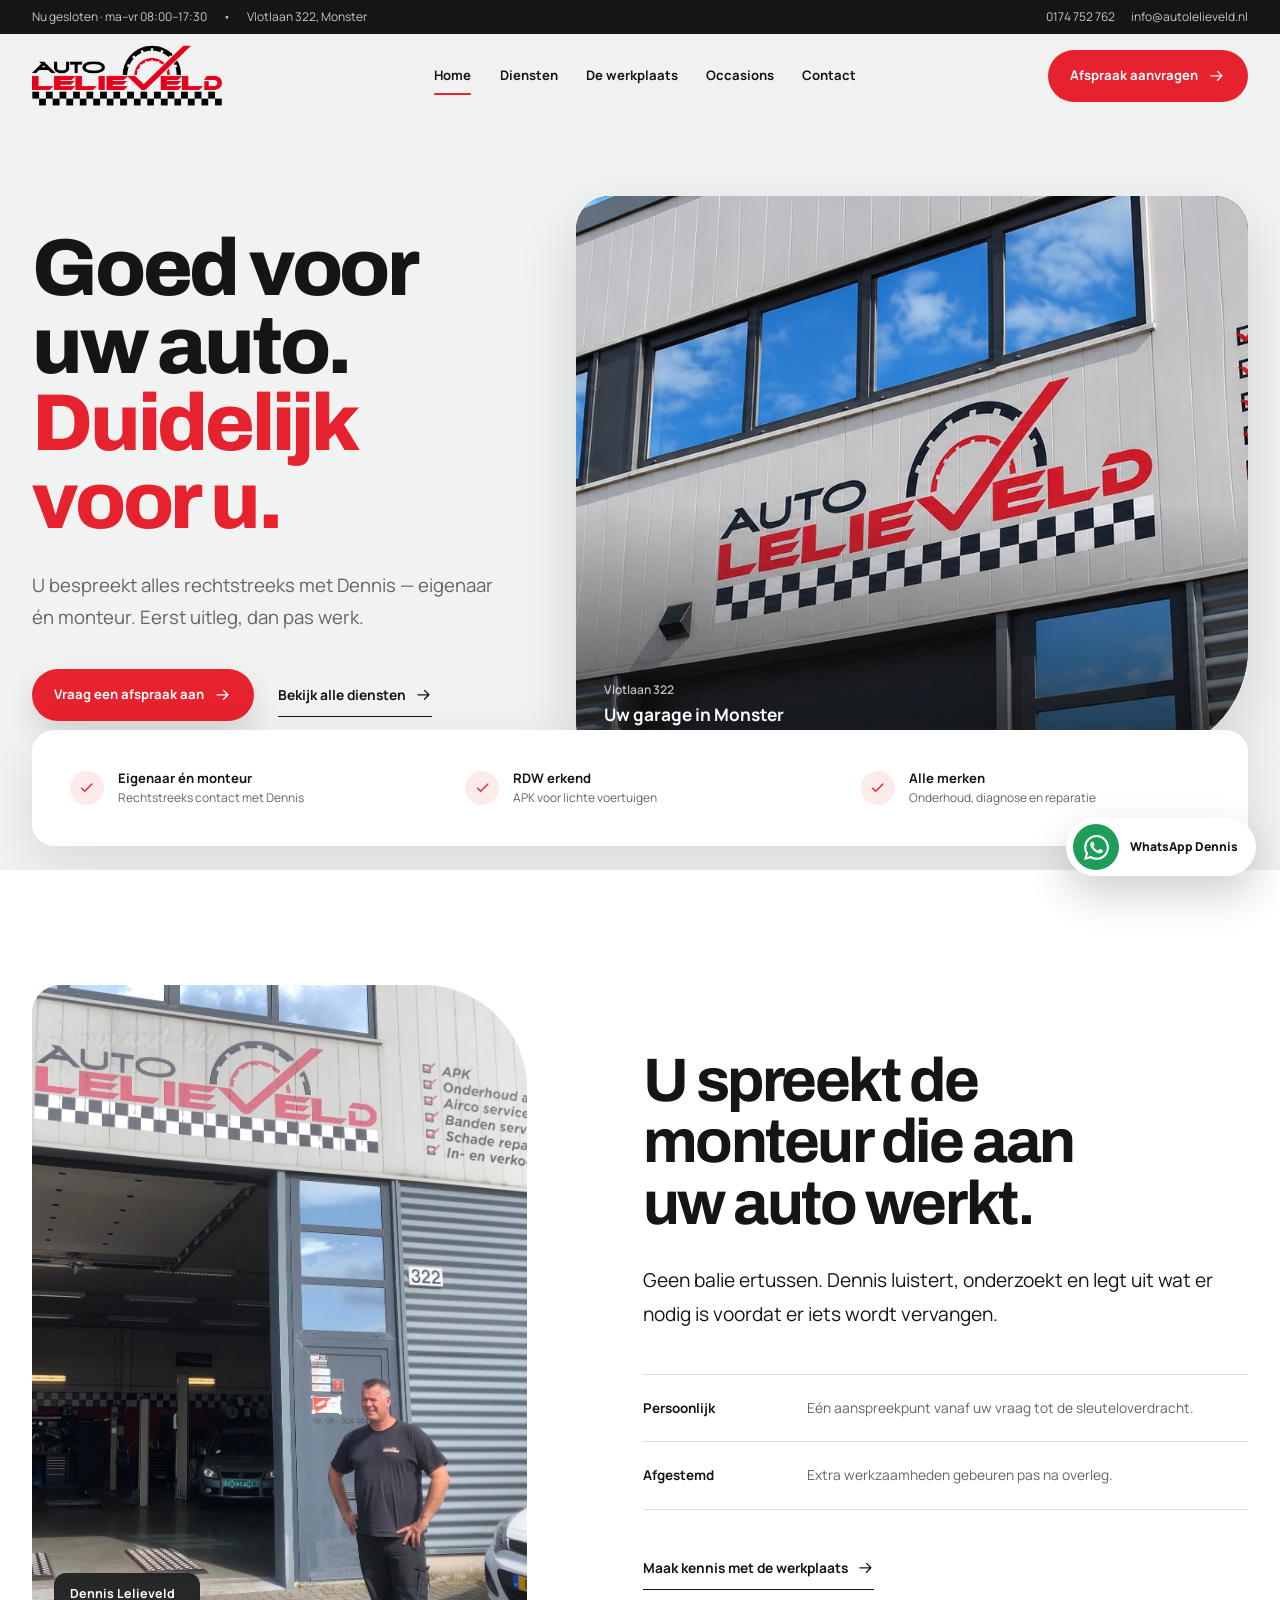
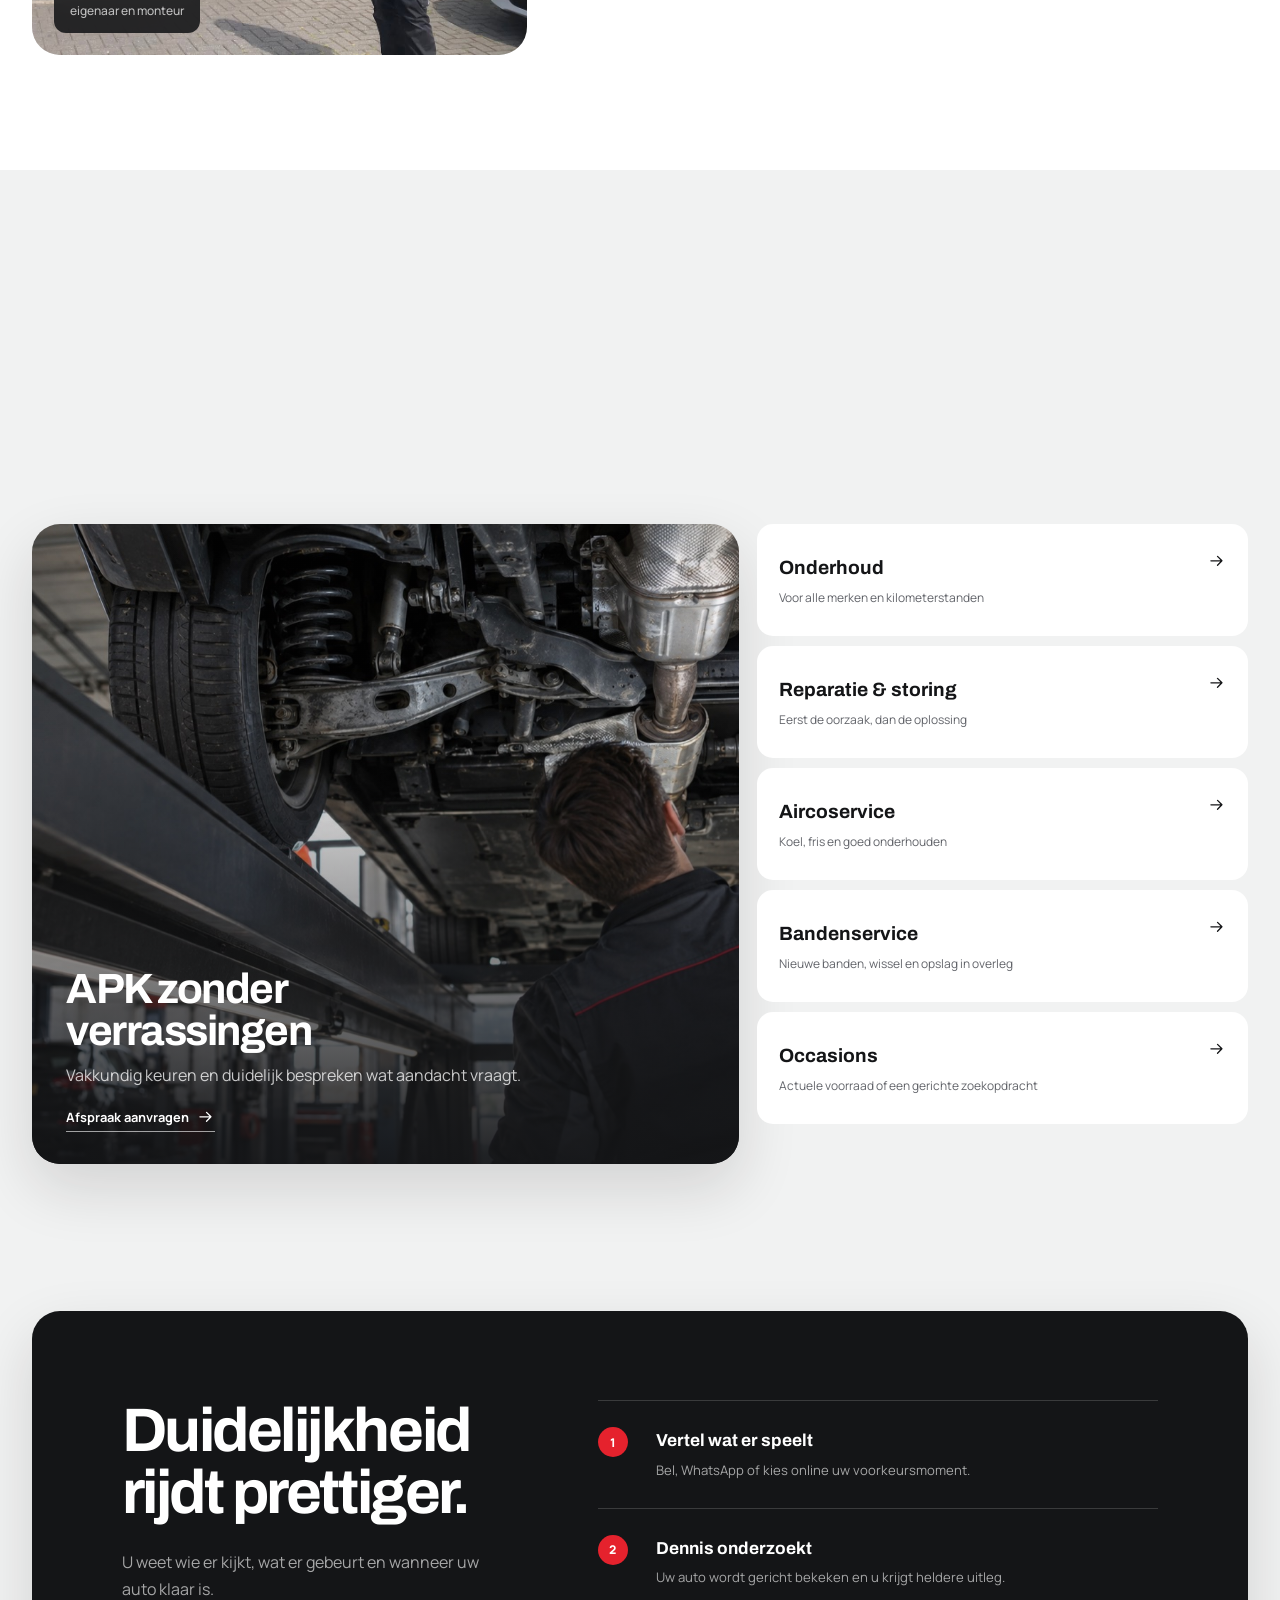
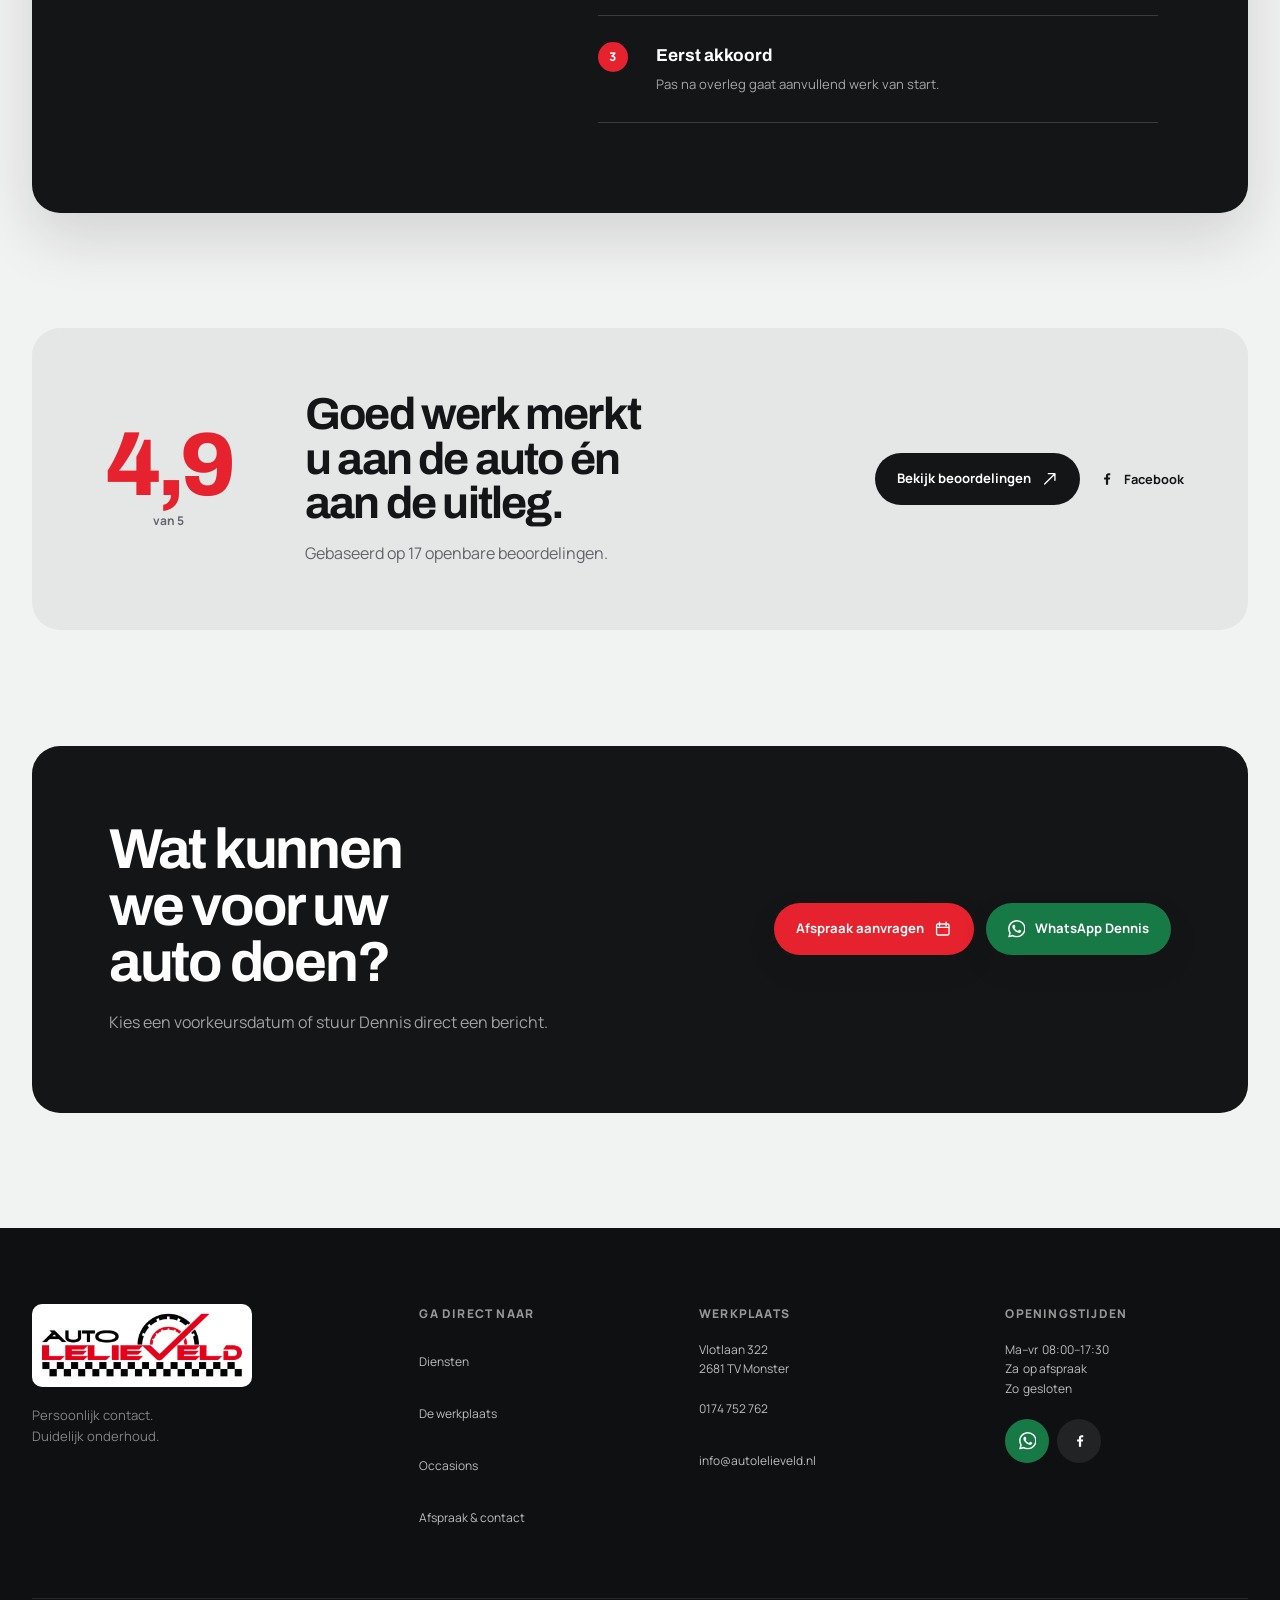
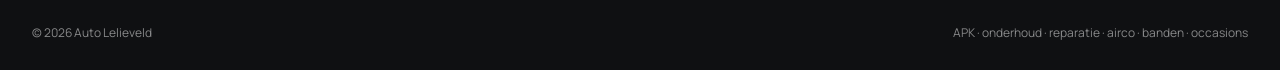
<file: index.html>
<!doctype html>
<html lang="nl" data-booking-url="">
  <head>
    <meta charset="UTF-8" />
    <meta name="viewport" content="width=device-width, initial-scale=1.0, viewport-fit=cover" />
    <meta name="theme-color" content="#f1f2f2" />
    <meta name="description" content="Auto Lelieveld in Monster: persoonlijk onderhoud, APK en reparatie. U spreekt rechtstreeks met Dennis, eigenaar én monteur." />
    <meta property="og:type" content="website" />
    <meta property="og:site_name" content="Auto Lelieveld" />
    <meta property="og:url" content="https://wdevrim86.github.io/auto-lelieveld/" />
    <meta property="og:title" content="Auto Lelieveld | Goed voor uw auto. Duidelijk voor u." />
    <meta property="og:description" content="Onderhoud, APK en reparatie met rechtstreeks contact met Dennis, eigenaar én monteur." />
    <meta property="og:image" content="https://wdevrim86.github.io/auto-lelieveld/assets/plates/hero-facade.jpg" />
    <meta property="og:image:alt" content="De werkplaats van Auto Lelieveld in Monster" />
    <meta name="twitter:card" content="summary_large_image" />
    <title>Auto Lelieveld | Garage in Monster</title>
    <link rel="icon" href="assets/logo-transparent.png" type="image/png" />
    <link rel="preconnect" href="https://fonts.googleapis.com" />
    <link rel="preconnect" href="https://fonts.gstatic.com" crossorigin />
    <link href="https://fonts.googleapis.com/css2?family=Archivo:wght@500;600;700;800&amp;family=Manrope:wght@400;500;600;700&amp;display=swap" rel="stylesheet" />
    <link rel="stylesheet" href="styles.css" />
    <script type="application/ld+json">
      {"@context":"https://schema.org","@type":"AutoRepair","name":"Auto Lelieveld","url":"https://www.autolelieveld.nl","telephone":"+31 174 752 762","email":"info@autolelieveld.nl","address":{"@type":"PostalAddress","streetAddress":"Vlotlaan 322","postalCode":"2681 TV","addressLocality":"Monster","addressCountry":"NL"},"openingHoursSpecification":[{"@type":"OpeningHoursSpecification","dayOfWeek":["Monday","Tuesday","Wednesday","Thursday","Friday"],"opens":"08:00","closes":"17:30"}],"sameAs":["https://www.facebook.com/Autolelieveld"]}
    </script>
  </head>
  <body class="page-home">
    <svg class="icon-sprite" aria-hidden="true">
      <symbol id="i-arrow" viewBox="0 0 24 24"><path d="M4 12h15m-6-6 6 6-6 6" /></symbol>
      <symbol id="i-phone" viewBox="0 0 24 24"><path d="M7.2 3.6 4.8 5c-1 .6-1.4 1.8-1 2.8 2.1 5.4 6.3 9.6 11.7 11.7 1 .4 2.2 0 2.8-1l1.5-2.5-4.3-2.1-1.2 1.8a13.1 13.1 0 0 1-6-6l1.7-1.2-2.8-4.9Z" /></symbol>
      <symbol id="i-menu" viewBox="0 0 24 24"><path d="M4 7h16M4 12h16M4 17h16" /></symbol>
      <symbol id="i-close" viewBox="0 0 24 24"><path d="m6 6 12 12M18 6 6 18" /></symbol>
      <symbol id="i-calendar" viewBox="0 0 24 24"><rect x="3.5" y="5.5" width="17" height="15" rx="2" /><path d="M7.5 3v5M16.5 3v5M3.5 10h17" /></symbol>
      <symbol id="i-check" viewBox="0 0 24 24"><path d="m5 12.5 4.2 4.2L19 6.8" /></symbol>
      <symbol id="i-pin" viewBox="0 0 24 24"><path d="M20 10c0 5-8 11-8 11S4 15 4 10a8 8 0 1 1 16 0Z" /><circle cx="12" cy="10" r="2.5" /></symbol>
      <symbol id="i-external" viewBox="0 0 24 24"><path d="M5 19 19 5M10 5h9v9" /></symbol>
      <symbol id="i-facebook" viewBox="0 0 24 24"><path d="M13.8 20v-7h2.4l.4-2.8h-2.8V8.4c0-.8.2-1.4 1.4-1.4h1.5V4.5c-.3 0-1.2-.1-2.2-.1-2.2 0-3.7 1.3-3.7 3.8v2.1H8.3V13h2.5v7h3Z" /></symbol>
      <symbol id="i-whatsapp" viewBox="0 0 24 24"><path d="M17.47 14.38c-.3-.15-1.76-.87-2.03-.97-.27-.1-.47-.15-.67.15-.2.3-.77.97-.94 1.16-.17.2-.35.22-.64.08-.3-.15-1.26-.46-2.39-1.48-.88-.79-1.48-1.76-1.65-2.06-.17-.3-.02-.46.13-.61.13-.13.3-.35.45-.52.15-.17.2-.3.3-.5.1-.2.05-.37-.03-.52-.07-.15-.67-1.61-.92-2.21-.24-.58-.49-.5-.67-.51h-.57c-.2 0-.52.07-.79.37-.27.3-1.04 1.02-1.04 2.48s1.07 2.88 1.21 3.07c.15.2 2.1 3.2 5.08 4.49.71.31 1.26.49 1.69.63.71.23 1.36.19 1.87.12.57-.09 1.76-.72 2.01-1.41.25-.69.25-1.29.17-1.41-.07-.12-.27-.2-.57-.35m-5.42 7.4h-.01a9.87 9.87 0 0 1-5.03-1.38l-.36-.21-3.74.98 1-3.65-.24-.37a9.86 9.86 0 0 1-1.51-5.26A9.9 9.9 0 0 1 12.05 2a9.82 9.82 0 0 1 7.02 2.91 9.83 9.83 0 0 1 2.9 7.01c0 5.45-4.44 9.88-9.89 9.88M20.47 3.49A11.82 11.82 0 0 0 12.05 0C5.5 0 .16 5.34.16 11.89c0 2.1.55 4.14 1.59 5.95L.06 24l6.3-1.65a11.88 11.88 0 0 0 5.69 1.45c6.55 0 11.89-5.34 11.89-11.89a11.82 11.82 0 0 0-3.48-8.42Z" /></symbol>
    </svg>

    <a class="skip-link" href="#main">Ga naar de inhoud</a>
    <div class="utility-bar"><div class="shell utility-inner"><p><span data-open-status>Ma–vr 08:00–17:30</span><span aria-hidden="true">•</span>Vlotlaan 322, Monster</p><div><a href="tel:+31174752762">0174 752 762</a><a href="mailto:info@autolelieveld.nl">info@autolelieveld.nl</a></div></div></div>

    <header class="site-header" data-header>
      <div class="shell header-inner">
        <a class="brand" href="index.html" aria-label="Auto Lelieveld, home"><img src="assets/plates/header-logo-650.png" alt="Auto Lelieveld" width="650" height="217" /></a>
        <button class="menu-toggle" type="button" aria-expanded="false" aria-controls="main-nav" aria-label="Menu openen"><svg class="icon menu-open" aria-hidden="true"><use href="#i-menu"></use></svg><svg class="icon menu-close" aria-hidden="true"><use href="#i-close"></use></svg></button>
        <nav id="main-nav" class="main-nav" aria-label="Hoofdnavigatie"><a href="index.html" aria-current="page">Home</a><a href="diensten.html">Diensten</a><a href="over.html">De werkplaats</a><a href="occasions.html">Occasions</a><a href="afspraak.html">Contact</a><a class="nav-mobile-contact" href="https://www.facebook.com/Autolelieveld" target="_blank" rel="noopener">Facebook <svg class="icon" aria-hidden="true"><use href="#i-external"></use></svg></a></nav>
        <a class="header-cta" href="afspraak.html">Afspraak aanvragen <svg class="icon" aria-hidden="true"><use href="#i-arrow"></use></svg></a>
      </div>
    </header>

    <main id="main">
      <section class="home-hero" aria-labelledby="hero-title">
        <div class="shell hero-grid">
          <div class="hero-copy" data-reveal><h1 id="hero-title">Goed voor uw auto.<br /><span>Duidelijk voor u.</span></h1><p>U bespreekt alles rechtstreeks met Dennis — eigenaar én monteur. Eerst uitleg, dan pas werk.</p><div class="hero-actions"><a class="button button-primary" href="afspraak.html" data-hero-cta>Vraag een afspraak aan <svg class="icon" aria-hidden="true"><use href="#i-arrow"></use></svg></a><a class="text-link" href="diensten.html">Bekijk alle diensten <svg class="icon" aria-hidden="true"><use href="#i-arrow"></use></svg></a></div></div>
          <figure class="hero-visual" data-reveal><img src="assets/plates/hero-facade.jpg" alt="De werkplaats van Auto Lelieveld aan de Vlotlaan in Monster" width="2170" height="725" fetchpriority="high" /><figcaption><span>Vlotlaan 322</span><strong>Uw garage in Monster</strong></figcaption></figure>
        </div>
        <div class="shell trust-rail" aria-label="Kernpunten Auto Lelieveld" data-reveal>
          <div><span class="trust-mark"><svg class="icon" aria-hidden="true"><use href="#i-check"></use></svg></span><p><strong>Eigenaar én monteur</strong><span>Rechtstreeks contact met Dennis</span></p></div>
          <a href="https://www.rdw.nl/locatiewijzer" target="_blank" rel="noopener"><span class="trust-mark"><svg class="icon" aria-hidden="true"><use href="#i-check"></use></svg></span><p><strong>RDW erkend</strong><span>APK voor lichte voertuigen</span></p></a>
          <div><span class="trust-mark"><svg class="icon" aria-hidden="true"><use href="#i-check"></use></svg></span><p><strong>Alle merken</strong><span>Onderhoud, diagnose en reparatie</span></p></div>
        </div>
      </section>

      <section class="owner-story section-space" aria-labelledby="owner-title"><div class="shell owner-grid">
        <figure class="owner-photo" data-reveal><img src="assets/dennis-verified-2019.jpg" alt="Dennis Lelieveld voor zijn werkplaats in Monster" width="2016" height="1512" loading="lazy" /><figcaption>Dennis Lelieveld<br /><span>eigenaar en monteur</span></figcaption></figure>
        <div class="owner-copy" data-reveal><h2 id="owner-title">U spreekt de monteur die aan uw auto werkt.</h2><p class="lead">Geen balie ertussen. Dennis luistert, onderzoekt en legt uit wat er nodig is voordat er iets wordt vervangen.</p><div class="owner-principles"><div><strong>Persoonlijk</strong><span>Eén aanspreekpunt vanaf uw vraag tot de sleuteloverdracht.</span></div><div><strong>Afgestemd</strong><span>Extra werkzaamheden gebeuren pas na overleg.</span></div></div><a class="text-link" href="over.html">Maak kennis met de werkplaats <svg class="icon" aria-hidden="true"><use href="#i-arrow"></use></svg></a></div>
      </div></section>

      <section class="services-preview section-space" aria-labelledby="services-title">
        <div class="shell section-heading" data-reveal><h2 id="services-title">Wat uw auto nodig heeft. Niet meer, niet minder.</h2><p>Voor APK, onderhoud, storingen, airco en banden. Altijd met uitleg vooraf.</p></div>
        <div class="shell service-editorial">
          <a class="service-feature" href="afspraak.html?service=APK%20keuring#formulier" data-reveal><img src="assets/generated/apk.jpg" alt="Onderzijde van een auto tijdens een technische controle" width="1600" height="900" loading="lazy" /><span class="service-feature-copy"><strong>APK zonder verrassingen</strong><span>Vakkundig keuren en duidelijk bespreken wat aandacht vraagt.</span><em>Afspraak aanvragen <svg class="icon" aria-hidden="true"><use href="#i-arrow"></use></svg></em></span></a>
          <div class="service-list" data-reveal><a href="diensten.html#onderhoud"><span>Onderhoud</span><small>Voor alle merken en kilometerstanden</small><svg class="icon" aria-hidden="true"><use href="#i-arrow"></use></svg></a><a href="diensten.html#reparatie"><span>Reparatie &amp; storing</span><small>Eerst de oorzaak, dan de oplossing</small><svg class="icon" aria-hidden="true"><use href="#i-arrow"></use></svg></a><a href="diensten.html#airco"><span>Aircoservice</span><small>Koel, fris en goed onderhouden</small><svg class="icon" aria-hidden="true"><use href="#i-arrow"></use></svg></a><a href="diensten.html#banden"><span>Bandenservice</span><small>Nieuwe banden, wissel en opslag in overleg</small><svg class="icon" aria-hidden="true"><use href="#i-arrow"></use></svg></a><a href="occasions.html"><span>Occasions</span><small>Actuele voorraad of een gerichte zoekopdracht</small><svg class="icon" aria-hidden="true"><use href="#i-arrow"></use></svg></a></div>
        </div>
      </section>

      <section class="method-section section-space" aria-labelledby="method-title"><div class="shell method-shell"><div class="method-heading" data-reveal><h2 id="method-title">Duidelijkheid rijdt prettiger.</h2><p>U weet wie er kijkt, wat er gebeurt en wanneer uw auto klaar is.</p></div><ol class="method-steps" data-reveal><li><span>1</span><div><strong>Vertel wat er speelt</strong><p>Bel, WhatsApp of kies online uw voorkeursmoment.</p></div></li><li><span>2</span><div><strong>Dennis onderzoekt</strong><p>Uw auto wordt gericht bekeken en u krijgt heldere uitleg.</p></div></li><li><span>3</span><div><strong>Eerst akkoord</strong><p>Pas na overleg gaat aanvullend werk van start.</p></div></li></ol></div></section>

      <section class="proof-section section-space" aria-labelledby="proof-title"><div class="shell proof-card" data-reveal><div class="proof-score"><strong>4,9</strong><span>van 5</span></div><div class="proof-copy"><h2 id="proof-title">Goed werk merkt u aan de auto én aan de uitleg.</h2><p>Gebaseerd op 17 openbare beoordelingen.</p></div><div class="proof-actions"><a class="button button-dark" href="https://123auto.nl/consument/bedrijven-in-de-buurt/monster/olie-verversen" target="_blank" rel="noopener">Bekijk beoordelingen <svg class="icon" aria-hidden="true"><use href="#i-external"></use></svg></a><a class="social-link" href="https://www.facebook.com/Autolelieveld" target="_blank" rel="noopener"><svg class="icon icon-fill" aria-hidden="true"><use href="#i-facebook"></use></svg> Facebook</a></div></div></section>

      <section class="closing-section section-space" aria-labelledby="closing-title"><div class="shell closing-card" data-reveal><div><h2 id="closing-title">Wat kunnen we voor uw auto doen?</h2><p>Kies een voorkeursdatum of stuur Dennis direct een bericht.</p></div><div class="closing-actions"><a class="button button-primary" href="afspraak.html">Afspraak aanvragen <svg class="icon" aria-hidden="true"><use href="#i-calendar"></use></svg></a><a class="button button-whatsapp" href="https://wa.me/31650840498?text=Hallo%20Dennis%2C%20ik%20heb%20een%20vraag%20over%20mijn%20auto." target="_blank" rel="noopener"><svg class="icon icon-fill" aria-hidden="true"><use href="#i-whatsapp"></use></svg> WhatsApp Dennis</a></div></div></section>
    </main>

    <footer class="site-footer"><div class="shell footer-main"><div class="footer-brand-wrap"><a class="footer-brand" href="index.html"><img src="assets/plates/header-logo-650.png" alt="Auto Lelieveld" width="650" height="217" /></a><p>Persoonlijk contact.<br />Duidelijk onderhoud.</p></div><div class="footer-nav"><span>Ga direct naar</span><a href="diensten.html">Diensten</a><a href="over.html">De werkplaats</a><a href="occasions.html">Occasions</a><a href="afspraak.html">Afspraak &amp; contact</a></div><div class="footer-contact"><span>Werkplaats</span><p>Vlotlaan 322<br />2681 TV Monster</p><a href="tel:+31174752762">0174 752 762</a><a href="mailto:info@autolelieveld.nl">info@autolelieveld.nl</a></div><div class="footer-hours"><span>Openingstijden</span><p>Ma–vr&nbsp; 08:00–17:30<br />Za&nbsp; op afspraak<br />Zo&nbsp; gesloten</p><div class="footer-socials"><a href="https://wa.me/31650840498" target="_blank" rel="noopener" aria-label="WhatsApp"><svg class="icon icon-fill" aria-hidden="true"><use href="#i-whatsapp"></use></svg></a><a href="https://www.facebook.com/Autolelieveld" target="_blank" rel="noopener" aria-label="Facebook"><svg class="icon icon-fill" aria-hidden="true"><use href="#i-facebook"></use></svg></a></div></div></div><div class="shell footer-bottom"><p>© <span data-year>2026</span> Auto Lelieveld</p><p>APK · onderhoud · reparatie · airco · banden · occasions</p></div></footer>

    <a class="whatsapp-float" href="https://wa.me/31650840498?text=Hallo%20Dennis%2C%20ik%20heb%20een%20vraag%20over%20mijn%20auto." target="_blank" rel="noopener" aria-label="Stuur Dennis een WhatsApp-bericht"><span class="whatsapp-icon"><svg class="icon icon-fill" aria-hidden="true"><use href="#i-whatsapp"></use></svg></span><span>WhatsApp Dennis</span></a>
    <nav class="mobile-action-bar" aria-label="Snel contact" data-mobile-actions><a href="tel:+31174752762"><svg class="icon" aria-hidden="true"><use href="#i-phone"></use></svg><span>Bellen</span></a><a class="mobile-whatsapp" href="https://wa.me/31650840498?text=Hallo%20Dennis%2C%20ik%20heb%20een%20vraag%20over%20mijn%20auto." target="_blank" rel="noopener"><span class="mobile-whatsapp-icon"><svg class="icon icon-fill" aria-hidden="true"><use href="#i-whatsapp"></use></svg></span><span>WhatsApp</span></a><a href="afspraak.html"><svg class="icon" aria-hidden="true"><use href="#i-calendar"></use></svg><span>Afspraak</span></a></nav>
    <script src="script.js"></script>
  </body>
</html>
</file>
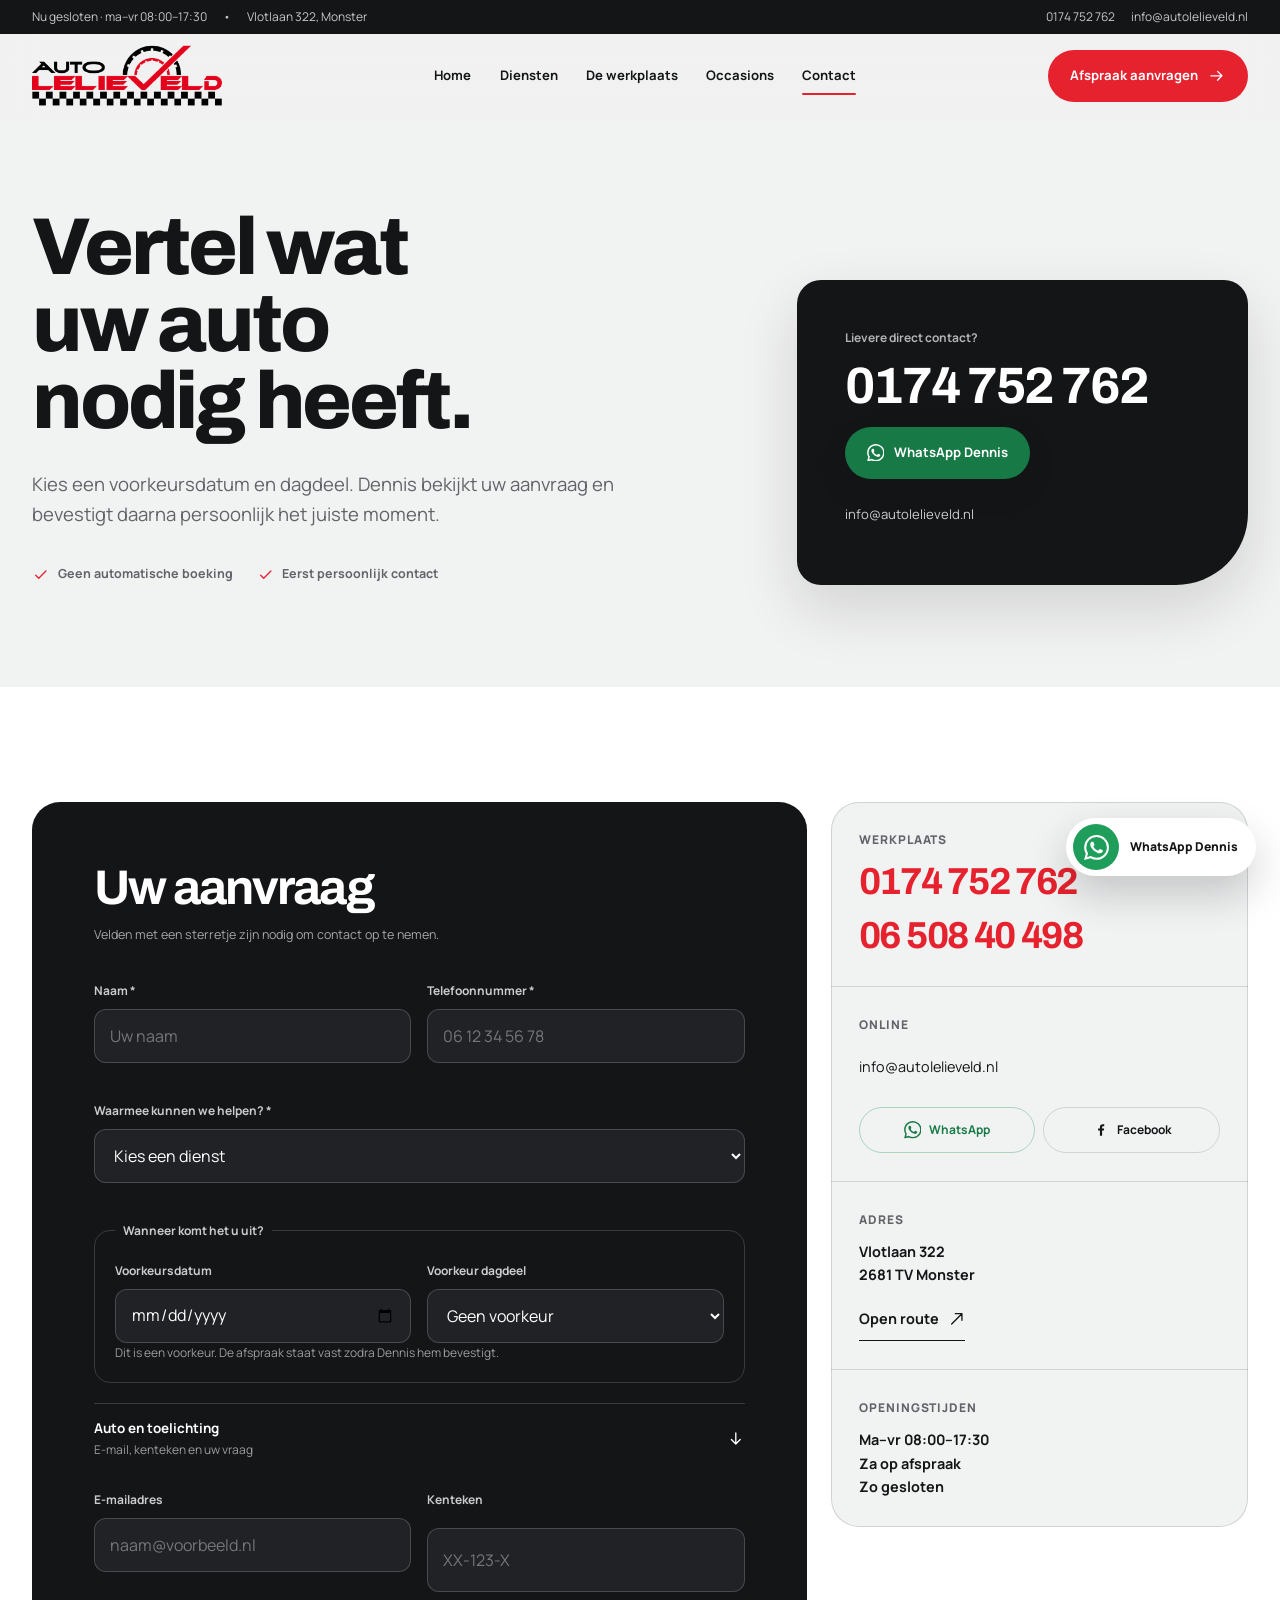
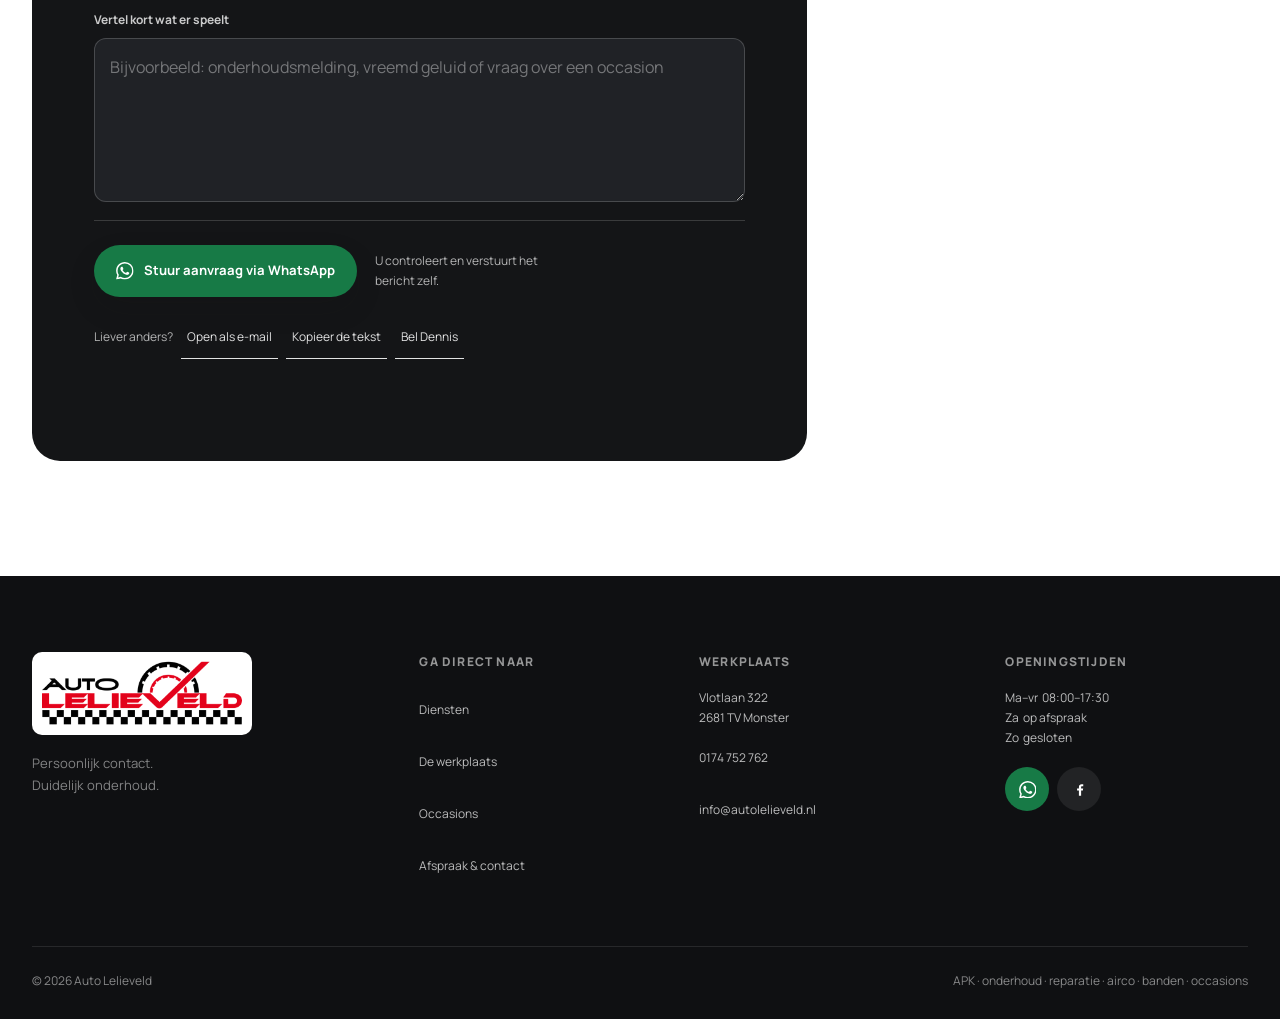
<file: afspraak.html>
<!doctype html>
<html lang="nl" data-booking-url="">
  <head>
    <meta charset="UTF-8" /><meta name="viewport" content="width=device-width, initial-scale=1.0, viewport-fit=cover" /><meta name="theme-color" content="#f1f2f2" />
    <meta name="description" content="Vraag een werkplaatsafspraak aan bij Auto Lelieveld in Monster of neem rechtstreeks contact op met Dennis." />
    <meta property="og:type" content="website" /><meta property="og:site_name" content="Auto Lelieveld" /><meta property="og:title" content="Afspraak en contact | Auto Lelieveld" /><meta property="og:description" content="Kies een voorkeursdatum of bel en WhatsApp rechtstreeks met Dennis." /><meta property="og:image" content="https://wdevrim86.github.io/auto-lelieveld/assets/plates/hero-facade.jpg" />
    <title>Afspraak en contact | Auto Lelieveld</title><link rel="icon" href="assets/logo-transparent.png" type="image/png" /><link rel="preconnect" href="https://fonts.googleapis.com" /><link rel="preconnect" href="https://fonts.gstatic.com" crossorigin /><link href="https://fonts.googleapis.com/css2?family=Archivo:wght@500;600;700;800&amp;family=Manrope:wght@400;500;600;700&amp;display=swap" rel="stylesheet" /><link rel="stylesheet" href="styles.css" />
  </head>
  <body class="page-booking">
    <svg class="icon-sprite" aria-hidden="true"><symbol id="i-arrow" viewBox="0 0 24 24"><path d="M4 12h15m-6-6 6 6-6 6" /></symbol><symbol id="i-phone" viewBox="0 0 24 24"><path d="M7.2 3.6 4.8 5c-1 .6-1.4 1.8-1 2.8 2.1 5.4 6.3 9.6 11.7 11.7 1 .4 2.2 0 2.8-1l1.5-2.5-4.3-2.1-1.2 1.8a13.1 13.1 0 0 1-6-6l1.7-1.2-2.8-4.9Z" /></symbol><symbol id="i-menu" viewBox="0 0 24 24"><path d="M4 7h16M4 12h16M4 17h16" /></symbol><symbol id="i-close" viewBox="0 0 24 24"><path d="m6 6 12 12M18 6 6 18" /></symbol><symbol id="i-calendar" viewBox="0 0 24 24"><rect x="3.5" y="5.5" width="17" height="15" rx="2" /><path d="M7.5 3v5M16.5 3v5M3.5 10h17" /></symbol><symbol id="i-check" viewBox="0 0 24 24"><path d="m5 12.5 4.2 4.2L19 6.8" /></symbol><symbol id="i-pin" viewBox="0 0 24 24"><path d="M20 10c0 5-8 11-8 11S4 15 4 10a8 8 0 1 1 16 0Z" /><circle cx="12" cy="10" r="2.5" /></symbol><symbol id="i-external" viewBox="0 0 24 24"><path d="M5 19 19 5M10 5h9v9" /></symbol><symbol id="i-facebook" viewBox="0 0 24 24"><path d="M13.8 20v-7h2.4l.4-2.8h-2.8V8.4c0-.8.2-1.4 1.4-1.4h1.5V4.5c-.3 0-1.2-.1-2.2-.1-2.2 0-3.7 1.3-3.7 3.8v2.1H8.3V13h2.5v7h3Z" /></symbol><symbol id="i-whatsapp" viewBox="0 0 24 24"><path d="M17.47 14.38c-.3-.15-1.76-.87-2.03-.97-.27-.1-.47-.15-.67.15-.2.3-.77.97-.94 1.16-.17.2-.35.22-.64.08-.3-.15-1.26-.46-2.39-1.48-.88-.79-1.48-1.76-1.65-2.06-.17-.3-.02-.46.13-.61.13-.13.3-.35.45-.52.15-.17.2-.3.3-.5.1-.2.05-.37-.03-.52-.07-.15-.67-1.61-.92-2.21-.24-.58-.49-.5-.67-.51h-.57c-.2 0-.52.07-.79.37-.27.3-1.04 1.02-1.04 2.48s1.07 2.88 1.21 3.07c.15.2 2.1 3.2 5.08 4.49.71.31 1.26.49 1.69.63.71.23 1.36.19 1.87.12.57-.09 1.76-.72 2.01-1.41.25-.69.25-1.29.17-1.41-.07-.12-.27-.2-.57-.35m-5.42 7.4h-.01a9.87 9.87 0 0 1-5.03-1.38l-.36-.21-3.74.98 1-3.65-.24-.37a9.86 9.86 0 0 1-1.51-5.26A9.9 9.9 0 0 1 12.05 2a9.82 9.82 0 0 1 7.02 2.91 9.83 9.83 0 0 1 2.9 7.01c0 5.45-4.44 9.88-9.89 9.88M20.47 3.49A11.82 11.82 0 0 0 12.05 0C5.5 0 .16 5.34.16 11.89c0 2.1.55 4.14 1.59 5.95L.06 24l6.3-1.65a11.88 11.88 0 0 0 5.69 1.45c6.55 0 11.89-5.34 11.89-11.89a11.82 11.82 0 0 0-3.48-8.42Z" /></symbol></svg>
    <a class="skip-link" href="#main">Ga naar de inhoud</a><div class="utility-bar"><div class="shell utility-inner"><p><span data-open-status>Ma–vr 08:00–17:30</span><span aria-hidden="true">•</span>Vlotlaan 322, Monster</p><div><a href="tel:+31174752762">0174 752 762</a><a href="mailto:info@autolelieveld.nl">info@autolelieveld.nl</a></div></div></div>
    <header class="site-header" data-header><div class="shell header-inner"><a class="brand" href="index.html" aria-label="Auto Lelieveld, home"><img src="assets/plates/header-logo-650.png" alt="Auto Lelieveld" width="650" height="217" /></a><button class="menu-toggle" type="button" aria-expanded="false" aria-controls="main-nav" aria-label="Menu openen"><svg class="icon menu-open"><use href="#i-menu"></use></svg><svg class="icon menu-close"><use href="#i-close"></use></svg></button><nav id="main-nav" class="main-nav" aria-label="Hoofdnavigatie"><a href="index.html">Home</a><a href="diensten.html">Diensten</a><a href="over.html">De werkplaats</a><a href="occasions.html">Occasions</a><a href="afspraak.html" aria-current="page">Contact</a><a class="nav-mobile-contact" href="https://www.facebook.com/Autolelieveld" target="_blank" rel="noopener">Facebook <svg class="icon"><use href="#i-external"></use></svg></a></nav><a class="header-cta" href="#formulier">Afspraak aanvragen <svg class="icon"><use href="#i-arrow"></use></svg></a></div></header>

    <main id="main">
      <section class="booking-hero" aria-labelledby="booking-title"><div class="shell booking-hero-grid"><div class="booking-hero-copy" data-reveal><h1 id="booking-title">Vertel wat uw auto nodig heeft.</h1><p>Kies een voorkeursdatum en dagdeel. Dennis bekijkt uw aanvraag en bevestigt daarna persoonlijk het juiste moment.</p><div class="booking-assurance"><span><svg class="icon"><use href="#i-check"></use></svg>Geen automatische boeking</span><span><svg class="icon"><use href="#i-check"></use></svg>Eerst persoonlijk contact</span></div></div><div class="booking-direct" data-reveal><span>Lievere direct contact?</span><a class="direct-phone" href="tel:+31174752762">0174 752 762</a><a class="button button-whatsapp" href="https://wa.me/31650840498?text=Hallo%20Dennis%2C%20ik%20wil%20graag%20een%20afspraak%20bespreken." target="_blank" rel="noopener" data-hero-cta><svg class="icon icon-fill"><use href="#i-whatsapp"></use></svg> WhatsApp Dennis</a><a href="mailto:info@autolelieveld.nl">info@autolelieveld.nl</a></div></div></section>

      <section class="booking-section section-space" id="formulier" aria-label="Afspraak aanvragen"><div class="shell booking-layout">
        <form class="booking-form" id="booking-form" novalidate data-reveal>
          <div class="form-heading"><h2>Uw aanvraag</h2><p>Velden met een sterretje zijn nodig om contact op te nemen.</p></div>
          <div class="form-row"><label><span>Naam *</span><input name="name" autocomplete="name" required placeholder="Uw naam" aria-describedby="name-error" /><small class="field-error" id="name-error" data-error-for="name"></small></label><label><span>Telefoonnummer *</span><input name="phone" type="tel" inputmode="tel" autocomplete="tel" required placeholder="06 12 34 56 78" aria-describedby="phone-error" /><small class="field-error" id="phone-error" data-error-for="phone"></small></label></div>
          <label><span>Waarmee kunnen we helpen? *</span><select name="service" required aria-describedby="service-error"><option value="">Kies een dienst</option><option>APK keuring</option><option>Onderhoud</option><option>Reparatie of storing</option><option>Aircoservice</option><option>Bandenservice</option><option>Occasion of zoekopdracht</option></select><small class="field-error" id="service-error" data-error-for="service"></small></label>
          <fieldset class="form-schedule"><legend>Wanneer komt het u uit?</legend><div class="form-row"><label><span>Voorkeursdatum</span><input id="voorkeursdatum" name="date" type="date" /></label><label><span>Voorkeur dagdeel</span><select name="dayPart"><option value="Geen voorkeur">Geen voorkeur</option><option value="Ochtend (08:00–12:00)">Ochtend</option><option value="Middag (12:00–17:30)">Middag</option></select></label></div><a class="booking-live-link" href="#" target="_blank" rel="noopener" hidden data-live-booking>Bekijk beschikbare momenten <svg class="icon"><use href="#i-external"></use></svg></a><p>Dit is een voorkeur. De afspraak staat vast zodra Dennis hem bevestigt.</p></fieldset>
          <details class="form-extras" open data-form-extras><summary><span><strong>Auto en toelichting</strong><small>E-mail, kenteken en uw vraag</small></span><svg class="icon"><use href="#i-arrow"></use></svg></summary><div class="form-extras-content"><div class="form-row"><label><span>E-mailadres</span><input name="email" type="email" inputmode="email" autocomplete="email" spellcheck="false" placeholder="naam@voorbeeld.nl" aria-describedby="email-error" /><small class="field-error" id="email-error" data-error-for="email"></small></label><label><span>Kenteken</span><input name="plate" autocapitalize="characters" autocomplete="off" spellcheck="false" maxlength="8" placeholder="XX-123-X" /></label></div><label><span>Vertel kort wat er speelt</span><textarea name="details" rows="5" placeholder="Bijvoorbeeld: onderhoudsmelding, vreemd geluid of vraag over een occasion"></textarea></label></div></details>
          <div class="form-submit"><button class="button button-whatsapp" type="submit"><svg class="icon icon-fill" aria-hidden="true"><use href="#i-whatsapp"></use></svg>Stuur aanvraag via WhatsApp</button><p>U controleert en verstuurt het bericht zelf.</p></div><div class="form-fallback"><span>Liever anders?</span><button type="button" data-email-request>Open als e-mail</button><button type="button" data-copy-request>Kopieer de tekst</button><a href="tel:+31174752762">Bel Dennis</a></div><p class="form-message" role="status" aria-live="polite" data-form-message></p>
        </form>

        <aside class="contact-card" data-reveal>
          <div class="contact-card-block contact-card-primary"><span>Werkplaats</span><a href="tel:+31174752762">0174 752 762</a><a href="tel:+31650840498">06 508 40 498</a></div>
          <div class="contact-card-block"><span>Online</span><a href="mailto:info@autolelieveld.nl">info@autolelieveld.nl</a><div class="contact-social"><a class="contact-whatsapp" href="https://wa.me/31650840498?text=Hallo%20Dennis%2C%20ik%20heb%20een%20vraag%20over%20mijn%20auto." target="_blank" rel="noopener"><svg class="icon icon-fill"><use href="#i-whatsapp"></use></svg>WhatsApp</a><a href="https://www.facebook.com/Autolelieveld" target="_blank" rel="noopener"><svg class="icon icon-fill"><use href="#i-facebook"></use></svg>Facebook</a></div></div>
          <div class="contact-card-block"><span>Adres</span><strong>Vlotlaan 322<br />2681 TV Monster</strong><a class="text-link" href="https://www.google.com/maps/search/?api=1&amp;query=Vlotlaan+322+2681+TV+Monster" target="_blank" rel="noopener">Open route <svg class="icon"><use href="#i-external"></use></svg></a></div>
          <div class="contact-card-block"><span>Openingstijden</span><strong>Ma–vr 08:00–17:30<br />Za op afspraak<br />Zo gesloten</strong></div>
        </aside>
      </div></section>
    </main>

    <footer class="site-footer"><div class="shell footer-main"><div class="footer-brand-wrap"><a class="footer-brand" href="index.html"><img src="assets/plates/header-logo-650.png" alt="Auto Lelieveld" width="650" height="217" /></a><p>Persoonlijk contact.<br />Duidelijk onderhoud.</p></div><div class="footer-nav"><span>Ga direct naar</span><a href="diensten.html">Diensten</a><a href="over.html">De werkplaats</a><a href="occasions.html">Occasions</a><a href="afspraak.html">Afspraak &amp; contact</a></div><div class="footer-contact"><span>Werkplaats</span><p>Vlotlaan 322<br />2681 TV Monster</p><a href="tel:+31174752762">0174 752 762</a><a href="mailto:info@autolelieveld.nl">info@autolelieveld.nl</a></div><div class="footer-hours"><span>Openingstijden</span><p>Ma–vr&nbsp; 08:00–17:30<br />Za&nbsp; op afspraak<br />Zo&nbsp; gesloten</p><div class="footer-socials"><a href="https://wa.me/31650840498" target="_blank" rel="noopener" aria-label="WhatsApp"><svg class="icon icon-fill"><use href="#i-whatsapp"></use></svg></a><a href="https://www.facebook.com/Autolelieveld" target="_blank" rel="noopener" aria-label="Facebook"><svg class="icon icon-fill"><use href="#i-facebook"></use></svg></a></div></div></div><div class="shell footer-bottom"><p>© <span data-year>2026</span> Auto Lelieveld</p><p>APK · onderhoud · reparatie · airco · banden · occasions</p></div></footer>
    <a class="whatsapp-float" href="https://wa.me/31650840498?text=Hallo%20Dennis%2C%20ik%20heb%20een%20vraag%20over%20mijn%20auto." target="_blank" rel="noopener"><span class="whatsapp-icon"><svg class="icon icon-fill"><use href="#i-whatsapp"></use></svg></span><span>WhatsApp Dennis</span></a><nav class="mobile-action-bar is-visible" aria-label="Snel contact" data-mobile-actions><a href="tel:+31174752762"><svg class="icon"><use href="#i-phone"></use></svg><span>Bellen</span></a><a class="mobile-whatsapp" href="https://wa.me/31650840498?text=Hallo%20Dennis%2C%20ik%20heb%20een%20vraag%20over%20mijn%20auto." target="_blank" rel="noopener"><span class="mobile-whatsapp-icon"><svg class="icon icon-fill"><use href="#i-whatsapp"></use></svg></span><span>WhatsApp</span></a><a href="#formulier"><svg class="icon"><use href="#i-calendar"></use></svg><span>Afspraak</span></a></nav><script src="script.js"></script>
  </body>
</html>
</file>
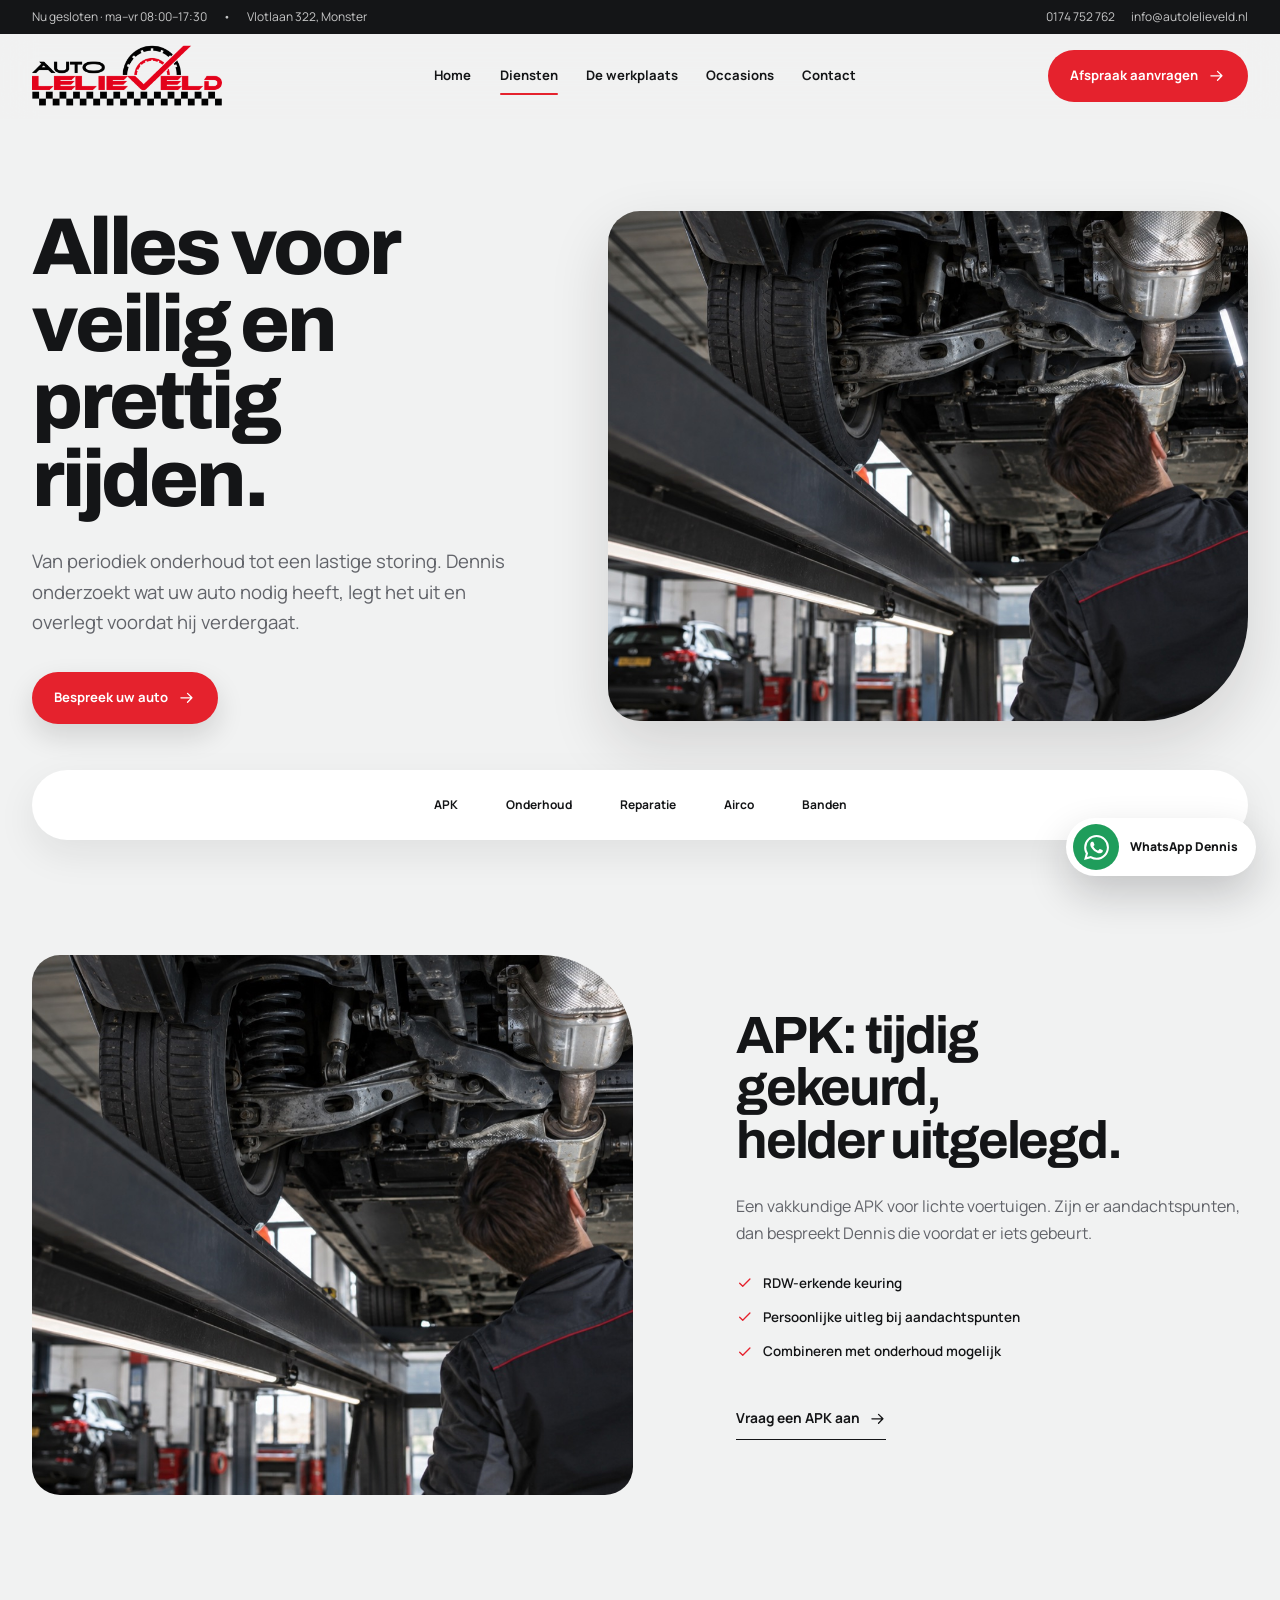
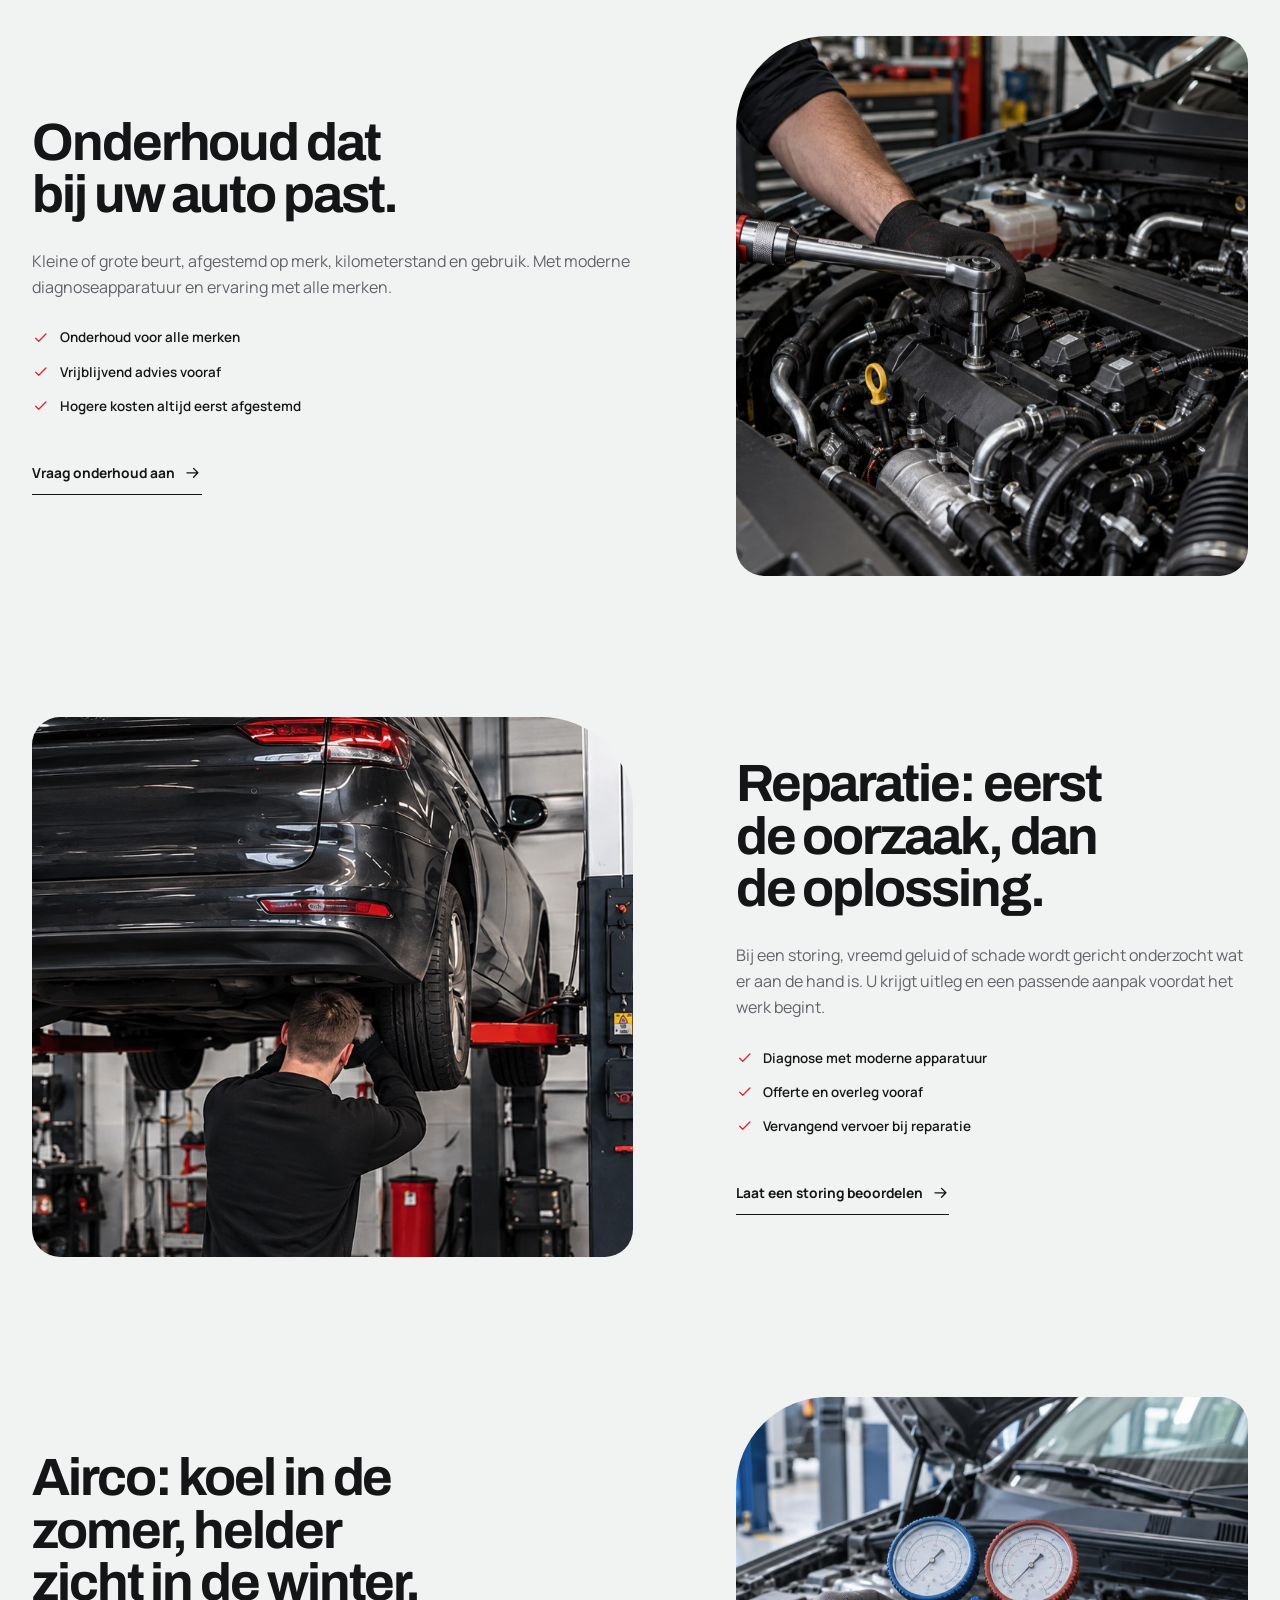
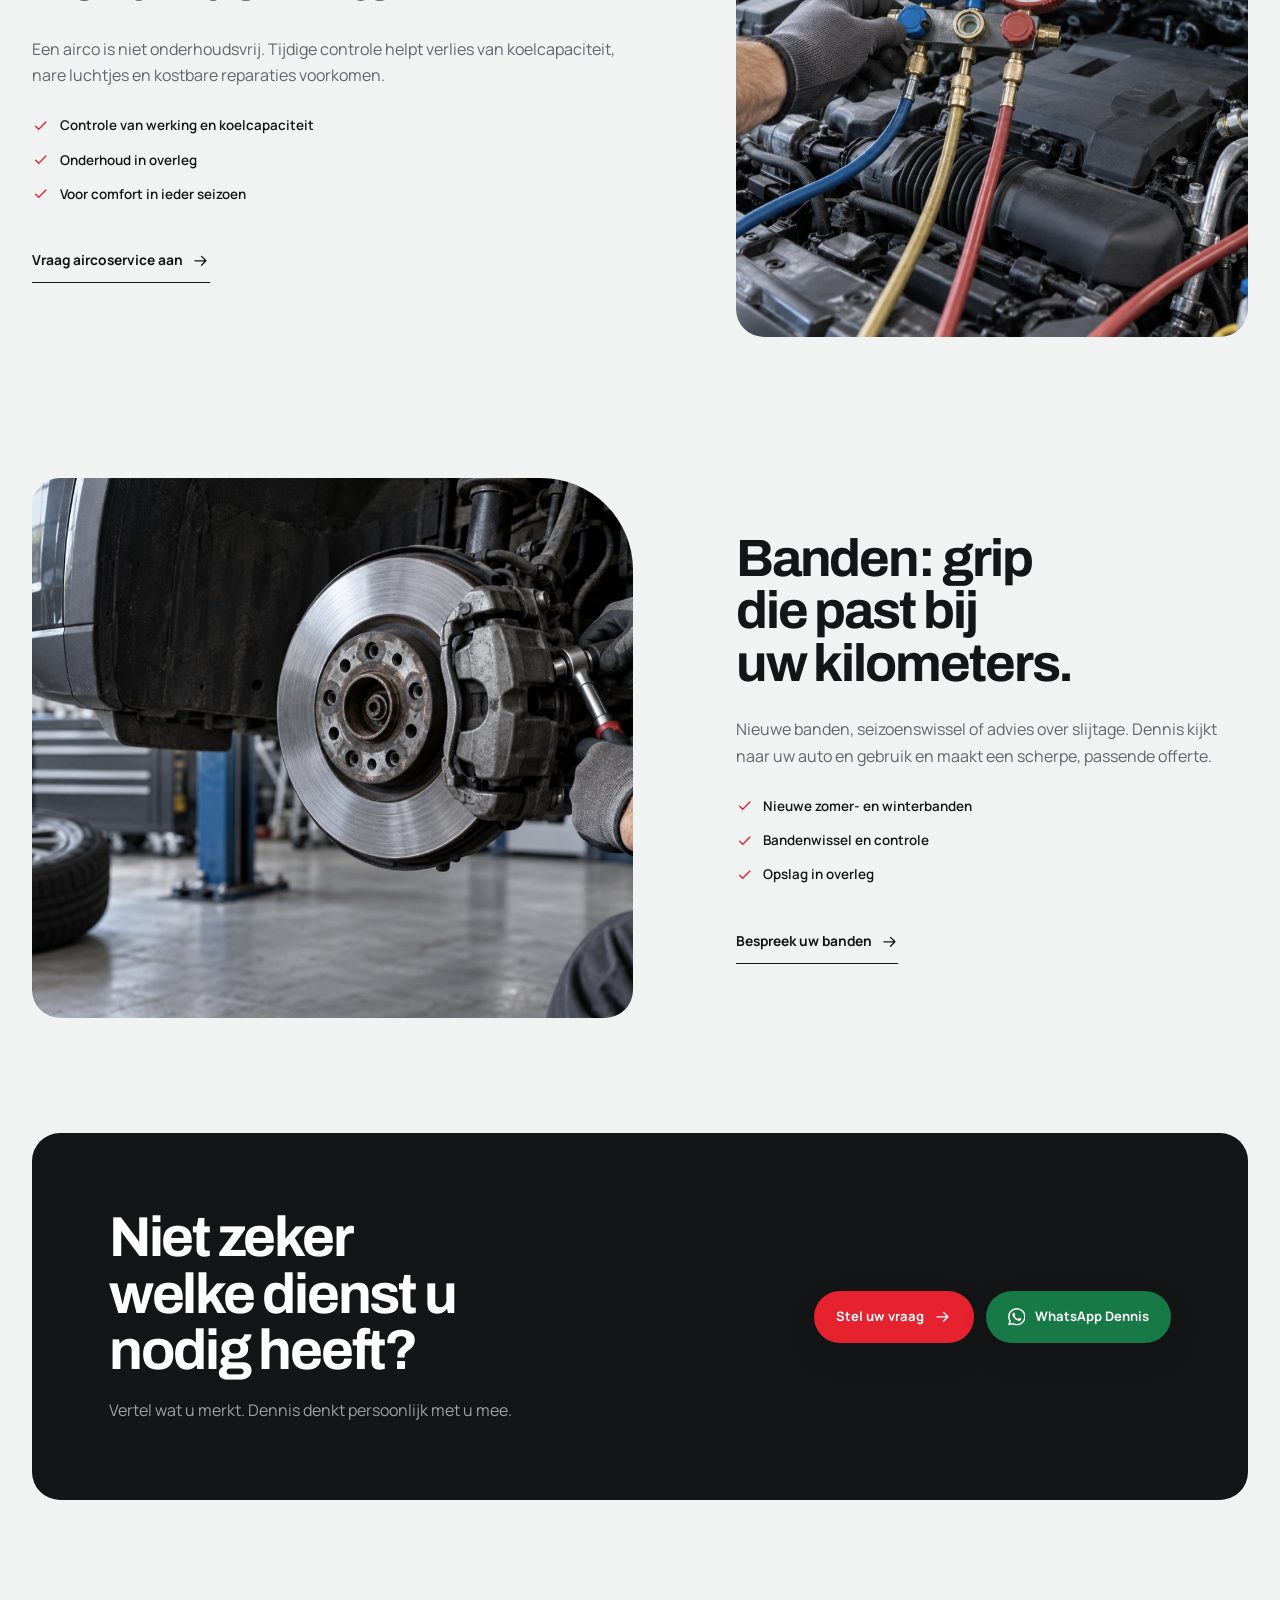
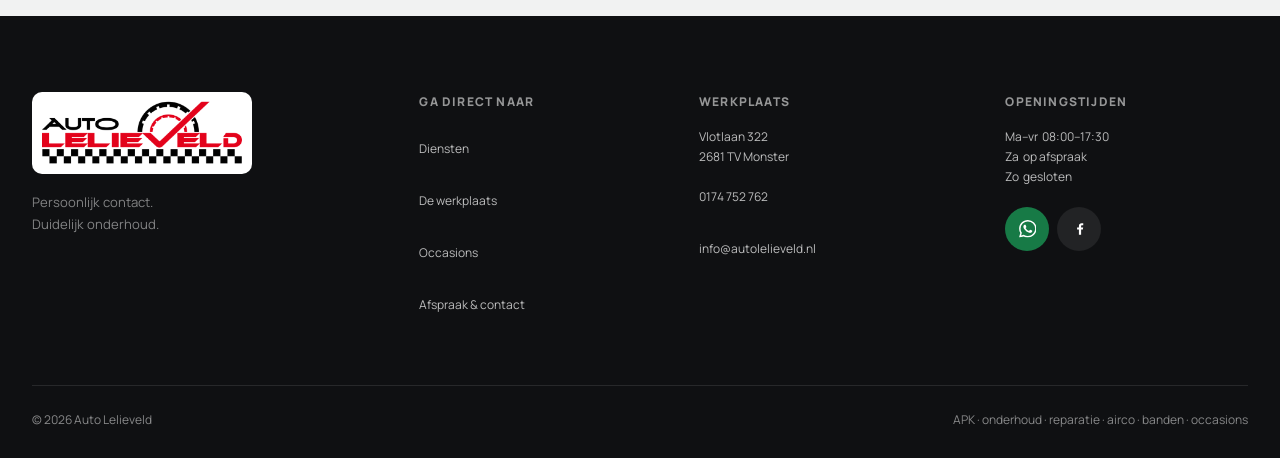
<file: diensten.html>
<!doctype html>
<html lang="nl" data-booking-url="">
  <head>
    <meta charset="UTF-8" />
    <meta name="viewport" content="width=device-width, initial-scale=1.0, viewport-fit=cover" />
    <meta name="theme-color" content="#f1f2f2" />
    <meta name="description" content="Bekijk de diensten van Auto Lelieveld in Monster: APK, onderhoud, diagnose, reparatie, airco en banden voor alle merken." />
    <meta property="og:type" content="website" /><meta property="og:site_name" content="Auto Lelieveld" /><meta property="og:title" content="Diensten | Auto Lelieveld" /><meta property="og:description" content="APK, onderhoud en reparatie met duidelijke uitleg en rechtstreeks contact met Dennis." /><meta property="og:image" content="https://wdevrim86.github.io/auto-lelieveld/assets/generated/apk.jpg" />
    <title>Diensten | Auto Lelieveld</title>
    <link rel="icon" href="assets/logo-transparent.png" type="image/png" />
    <link rel="preconnect" href="https://fonts.googleapis.com" /><link rel="preconnect" href="https://fonts.gstatic.com" crossorigin />
    <link href="https://fonts.googleapis.com/css2?family=Archivo:wght@500;600;700;800&amp;family=Manrope:wght@400;500;600;700&amp;display=swap" rel="stylesheet" /><link rel="stylesheet" href="styles.css" />
  </head>
  <body class="page-services">
    <svg class="icon-sprite" aria-hidden="true">
      <symbol id="i-arrow" viewBox="0 0 24 24"><path d="M4 12h15m-6-6 6 6-6 6" /></symbol><symbol id="i-phone" viewBox="0 0 24 24"><path d="M7.2 3.6 4.8 5c-1 .6-1.4 1.8-1 2.8 2.1 5.4 6.3 9.6 11.7 11.7 1 .4 2.2 0 2.8-1l1.5-2.5-4.3-2.1-1.2 1.8a13.1 13.1 0 0 1-6-6l1.7-1.2-2.8-4.9Z" /></symbol><symbol id="i-menu" viewBox="0 0 24 24"><path d="M4 7h16M4 12h16M4 17h16" /></symbol><symbol id="i-close" viewBox="0 0 24 24"><path d="m6 6 12 12M18 6 6 18" /></symbol><symbol id="i-calendar" viewBox="0 0 24 24"><rect x="3.5" y="5.5" width="17" height="15" rx="2" /><path d="M7.5 3v5M16.5 3v5M3.5 10h17" /></symbol><symbol id="i-check" viewBox="0 0 24 24"><path d="m5 12.5 4.2 4.2L19 6.8" /></symbol><symbol id="i-external" viewBox="0 0 24 24"><path d="M5 19 19 5M10 5h9v9" /></symbol><symbol id="i-facebook" viewBox="0 0 24 24"><path d="M13.8 20v-7h2.4l.4-2.8h-2.8V8.4c0-.8.2-1.4 1.4-1.4h1.5V4.5c-.3 0-1.2-.1-2.2-.1-2.2 0-3.7 1.3-3.7 3.8v2.1H8.3V13h2.5v7h3Z" /></symbol><symbol id="i-whatsapp" viewBox="0 0 24 24"><path d="M17.47 14.38c-.3-.15-1.76-.87-2.03-.97-.27-.1-.47-.15-.67.15-.2.3-.77.97-.94 1.16-.17.2-.35.22-.64.08-.3-.15-1.26-.46-2.39-1.48-.88-.79-1.48-1.76-1.65-2.06-.17-.3-.02-.46.13-.61.13-.13.3-.35.45-.52.15-.17.2-.3.3-.5.1-.2.05-.37-.03-.52-.07-.15-.67-1.61-.92-2.21-.24-.58-.49-.5-.67-.51h-.57c-.2 0-.52.07-.79.37-.27.3-1.04 1.02-1.04 2.48s1.07 2.88 1.21 3.07c.15.2 2.1 3.2 5.08 4.49.71.31 1.26.49 1.69.63.71.23 1.36.19 1.87.12.57-.09 1.76-.72 2.01-1.41.25-.69.25-1.29.17-1.41-.07-.12-.27-.2-.57-.35m-5.42 7.4h-.01a9.87 9.87 0 0 1-5.03-1.38l-.36-.21-3.74.98 1-3.65-.24-.37a9.86 9.86 0 0 1-1.51-5.26A9.9 9.9 0 0 1 12.05 2a9.82 9.82 0 0 1 7.02 2.91 9.83 9.83 0 0 1 2.9 7.01c0 5.45-4.44 9.88-9.89 9.88M20.47 3.49A11.82 11.82 0 0 0 12.05 0C5.5 0 .16 5.34.16 11.89c0 2.1.55 4.14 1.59 5.95L.06 24l6.3-1.65a11.88 11.88 0 0 0 5.69 1.45c6.55 0 11.89-5.34 11.89-11.89a11.82 11.82 0 0 0-3.48-8.42Z" /></symbol>
    </svg>
    <a class="skip-link" href="#main">Ga naar de inhoud</a>
    <div class="utility-bar"><div class="shell utility-inner"><p><span data-open-status>Ma–vr 08:00–17:30</span><span aria-hidden="true">•</span>Vlotlaan 322, Monster</p><div><a href="tel:+31174752762">0174 752 762</a><a href="mailto:info@autolelieveld.nl">info@autolelieveld.nl</a></div></div></div>
    <header class="site-header" data-header><div class="shell header-inner"><a class="brand" href="index.html" aria-label="Auto Lelieveld, home"><img src="assets/plates/header-logo-650.png" alt="Auto Lelieveld" width="650" height="217" /></a><button class="menu-toggle" type="button" aria-expanded="false" aria-controls="main-nav" aria-label="Menu openen"><svg class="icon menu-open"><use href="#i-menu"></use></svg><svg class="icon menu-close"><use href="#i-close"></use></svg></button><nav id="main-nav" class="main-nav" aria-label="Hoofdnavigatie"><a href="index.html">Home</a><a href="diensten.html" aria-current="page">Diensten</a><a href="over.html">De werkplaats</a><a href="occasions.html">Occasions</a><a href="afspraak.html">Contact</a><a class="nav-mobile-contact" href="https://www.facebook.com/Autolelieveld" target="_blank" rel="noopener">Facebook <svg class="icon"><use href="#i-external"></use></svg></a></nav><a class="header-cta" href="afspraak.html">Afspraak aanvragen <svg class="icon"><use href="#i-arrow"></use></svg></a></div></header>

    <main id="main">
      <section class="page-hero" aria-labelledby="page-title"><div class="shell page-hero-grid"><div class="page-hero-copy" data-reveal><h1 id="page-title">Alles voor veilig en prettig rijden.</h1><p>Van periodiek onderhoud tot een lastige storing. Dennis onderzoekt wat uw auto nodig heeft, legt het uit en overlegt voordat hij verdergaat.</p><a class="button button-primary" href="afspraak.html" data-hero-cta>Bespreek uw auto <svg class="icon"><use href="#i-arrow"></use></svg></a></div><figure class="page-hero-image" data-reveal><img src="assets/generated/apk.jpg" alt="Technische controle aan de onderzijde van een auto" width="1600" height="900" fetchpriority="high" /></figure></div><nav class="shell anchor-nav" aria-label="Ga naar een dienst" data-reveal><a href="#apk">APK</a><a href="#onderhoud">Onderhoud</a><a href="#reparatie">Reparatie</a><a href="#airco">Airco</a><a href="#banden">Banden</a></nav></section>

      <section class="service-catalog section-space" aria-label="Werkplaatsdiensten">
        <article class="service-row" id="apk"><figure data-reveal><img src="assets/generated/apk.jpg" alt="Auto op de brug tijdens een APK-controle" width="1600" height="900" loading="lazy" /></figure><div class="service-row-copy" data-reveal><h2>APK: tijdig gekeurd, helder uitgelegd.</h2><p>Een vakkundige APK voor lichte voertuigen. Zijn er aandachtspunten, dan bespreekt Dennis die voordat er iets gebeurt.</p><ul class="check-list"><li><svg class="icon"><use href="#i-check"></use></svg>RDW-erkende keuring</li><li><svg class="icon"><use href="#i-check"></use></svg>Persoonlijke uitleg bij aandachtspunten</li><li><svg class="icon"><use href="#i-check"></use></svg>Combineren met onderhoud mogelijk</li></ul><a class="text-link" href="afspraak.html?service=APK%20keuring#formulier">Vraag een APK aan <svg class="icon"><use href="#i-arrow"></use></svg></a></div></article>
        <article class="service-row service-row-reverse" id="onderhoud"><figure data-reveal><img src="assets/generated/onderhoud.jpg" alt="Onderhoud aan de motor van een auto" width="1600" height="900" loading="lazy" /></figure><div class="service-row-copy" data-reveal><h2>Onderhoud dat bij uw auto past.</h2><p>Kleine of grote beurt, afgestemd op merk, kilometerstand en gebruik. Met moderne diagnoseapparatuur en ervaring met alle merken.</p><ul class="check-list"><li><svg class="icon"><use href="#i-check"></use></svg>Onderhoud voor alle merken</li><li><svg class="icon"><use href="#i-check"></use></svg>Vrijblijvend advies vooraf</li><li><svg class="icon"><use href="#i-check"></use></svg>Hogere kosten altijd eerst afgestemd</li></ul><a class="text-link" href="afspraak.html?service=Onderhoud#formulier">Vraag onderhoud aan <svg class="icon"><use href="#i-arrow"></use></svg></a></div></article>
        <article class="service-row" id="reparatie"><figure data-reveal><img src="assets/plates/service-photo.jpg" alt="Auto op een brug tijdens reparatie en diagnose" width="1600" height="900" loading="lazy" /></figure><div class="service-row-copy" data-reveal><h2>Reparatie: eerst de oorzaak, dan de oplossing.</h2><p>Bij een storing, vreemd geluid of schade wordt gericht onderzocht wat er aan de hand is. U krijgt uitleg en een passende aanpak voordat het werk begint.</p><ul class="check-list"><li><svg class="icon"><use href="#i-check"></use></svg>Diagnose met moderne apparatuur</li><li><svg class="icon"><use href="#i-check"></use></svg>Offerte en overleg vooraf</li><li><svg class="icon"><use href="#i-check"></use></svg>Vervangend vervoer bij reparatie</li></ul><a class="text-link" href="afspraak.html?service=Reparatie%20of%20storing#formulier">Laat een storing beoordelen <svg class="icon"><use href="#i-arrow"></use></svg></a></div></article>
        <article class="service-row service-row-reverse" id="airco"><figure data-reveal><img src="assets/generated/airco.jpg" alt="Controleapparatuur tijdens aircoservice" width="1600" height="900" loading="lazy" /></figure><div class="service-row-copy" data-reveal><h2>Airco: koel in de zomer, helder zicht in de winter.</h2><p>Een airco is niet onderhoudsvrij. Tijdige controle helpt verlies van koelcapaciteit, nare luchtjes en kostbare reparaties voorkomen.</p><ul class="check-list"><li><svg class="icon"><use href="#i-check"></use></svg>Controle van werking en koelcapaciteit</li><li><svg class="icon"><use href="#i-check"></use></svg>Onderhoud in overleg</li><li><svg class="icon"><use href="#i-check"></use></svg>Voor comfort in ieder seizoen</li></ul><a class="text-link" href="afspraak.html?service=Aircoservice#formulier">Vraag aircoservice aan <svg class="icon"><use href="#i-arrow"></use></svg></a></div></article>
        <article class="service-row" id="banden"><figure data-reveal><img src="assets/generated/banden.jpg" alt="Autoband tijdens bandenservice" width="1600" height="900" loading="lazy" /></figure><div class="service-row-copy" data-reveal><h2>Banden: grip die past bij uw kilometers.</h2><p>Nieuwe banden, seizoenswissel of advies over slijtage. Dennis kijkt naar uw auto en gebruik en maakt een scherpe, passende offerte.</p><ul class="check-list"><li><svg class="icon"><use href="#i-check"></use></svg>Nieuwe zomer- en winterbanden</li><li><svg class="icon"><use href="#i-check"></use></svg>Bandenwissel en controle</li><li><svg class="icon"><use href="#i-check"></use></svg>Opslag in overleg</li></ul><a class="text-link" href="afspraak.html?service=Bandenservice#formulier">Bespreek uw banden <svg class="icon"><use href="#i-arrow"></use></svg></a></div></article>
      </section>

      <section class="closing-section section-space" aria-labelledby="closing-title"><div class="shell closing-card" data-reveal><div><h2 id="closing-title">Niet zeker welke dienst u nodig heeft?</h2><p>Vertel wat u merkt. Dennis denkt persoonlijk met u mee.</p></div><div class="closing-actions"><a class="button button-primary" href="afspraak.html">Stel uw vraag <svg class="icon"><use href="#i-arrow"></use></svg></a><a class="button button-whatsapp" href="https://wa.me/31650840498?text=Hallo%20Dennis%2C%20ik%20heb%20een%20vraag%20over%20mijn%20auto." target="_blank" rel="noopener"><svg class="icon icon-fill"><use href="#i-whatsapp"></use></svg> WhatsApp Dennis</a></div></div></section>
    </main>

    <footer class="site-footer"><div class="shell footer-main"><div class="footer-brand-wrap"><a class="footer-brand" href="index.html"><img src="assets/plates/header-logo-650.png" alt="Auto Lelieveld" width="650" height="217" /></a><p>Persoonlijk contact.<br />Duidelijk onderhoud.</p></div><div class="footer-nav"><span>Ga direct naar</span><a href="diensten.html">Diensten</a><a href="over.html">De werkplaats</a><a href="occasions.html">Occasions</a><a href="afspraak.html">Afspraak &amp; contact</a></div><div class="footer-contact"><span>Werkplaats</span><p>Vlotlaan 322<br />2681 TV Monster</p><a href="tel:+31174752762">0174 752 762</a><a href="mailto:info@autolelieveld.nl">info@autolelieveld.nl</a></div><div class="footer-hours"><span>Openingstijden</span><p>Ma–vr&nbsp; 08:00–17:30<br />Za&nbsp; op afspraak<br />Zo&nbsp; gesloten</p><div class="footer-socials"><a href="https://wa.me/31650840498" target="_blank" rel="noopener" aria-label="WhatsApp"><svg class="icon icon-fill"><use href="#i-whatsapp"></use></svg></a><a href="https://www.facebook.com/Autolelieveld" target="_blank" rel="noopener" aria-label="Facebook"><svg class="icon icon-fill"><use href="#i-facebook"></use></svg></a></div></div></div><div class="shell footer-bottom"><p>© <span data-year>2026</span> Auto Lelieveld</p><p>APK · onderhoud · reparatie · airco · banden · occasions</p></div></footer>
    <a class="whatsapp-float" href="https://wa.me/31650840498?text=Hallo%20Dennis%2C%20ik%20heb%20een%20vraag%20over%20mijn%20auto." target="_blank" rel="noopener"><span class="whatsapp-icon"><svg class="icon icon-fill"><use href="#i-whatsapp"></use></svg></span><span>WhatsApp Dennis</span></a><nav class="mobile-action-bar" aria-label="Snel contact" data-mobile-actions><a href="tel:+31174752762"><svg class="icon"><use href="#i-phone"></use></svg><span>Bellen</span></a><a class="mobile-whatsapp" href="https://wa.me/31650840498?text=Hallo%20Dennis%2C%20ik%20heb%20een%20vraag%20over%20mijn%20auto." target="_blank" rel="noopener"><span class="mobile-whatsapp-icon"><svg class="icon icon-fill"><use href="#i-whatsapp"></use></svg></span><span>WhatsApp</span></a><a href="afspraak.html"><svg class="icon"><use href="#i-calendar"></use></svg><span>Afspraak</span></a></nav>
    <script src="script.js"></script>
  </body>
</html>
</file>
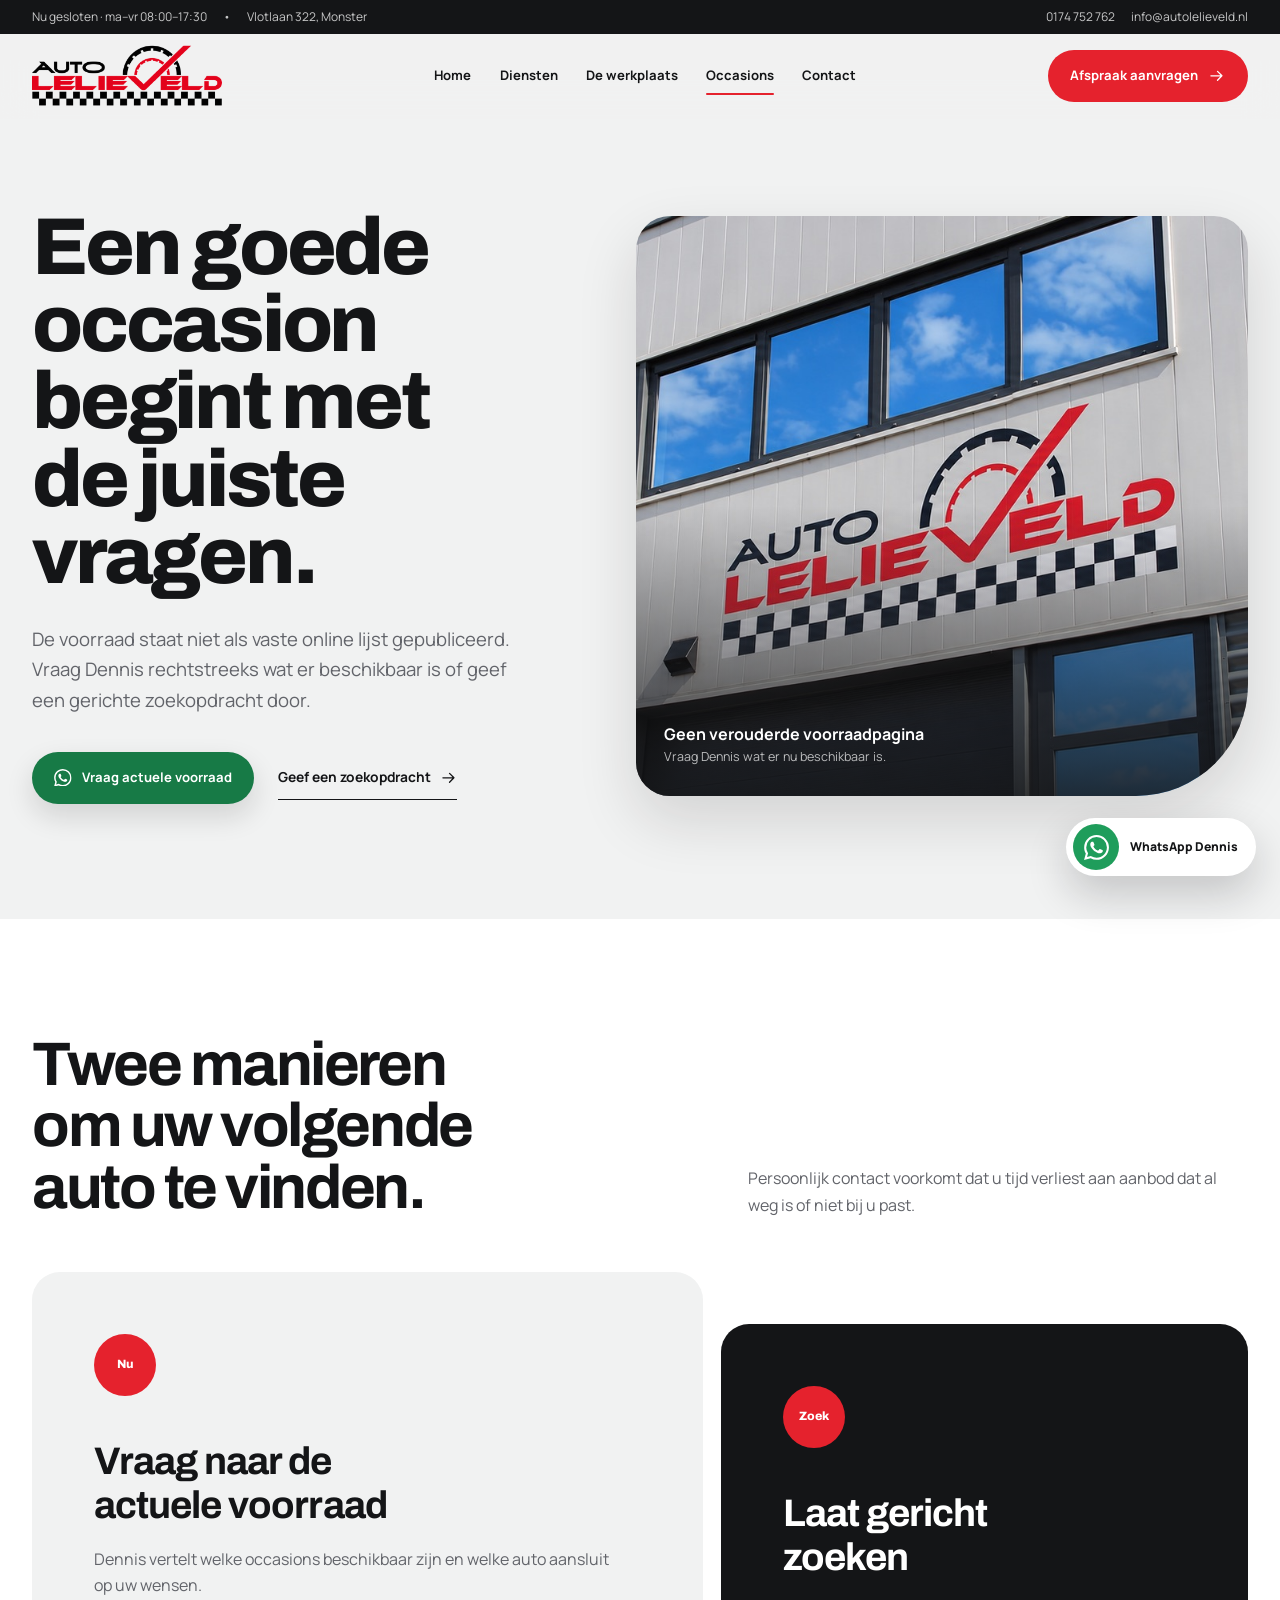
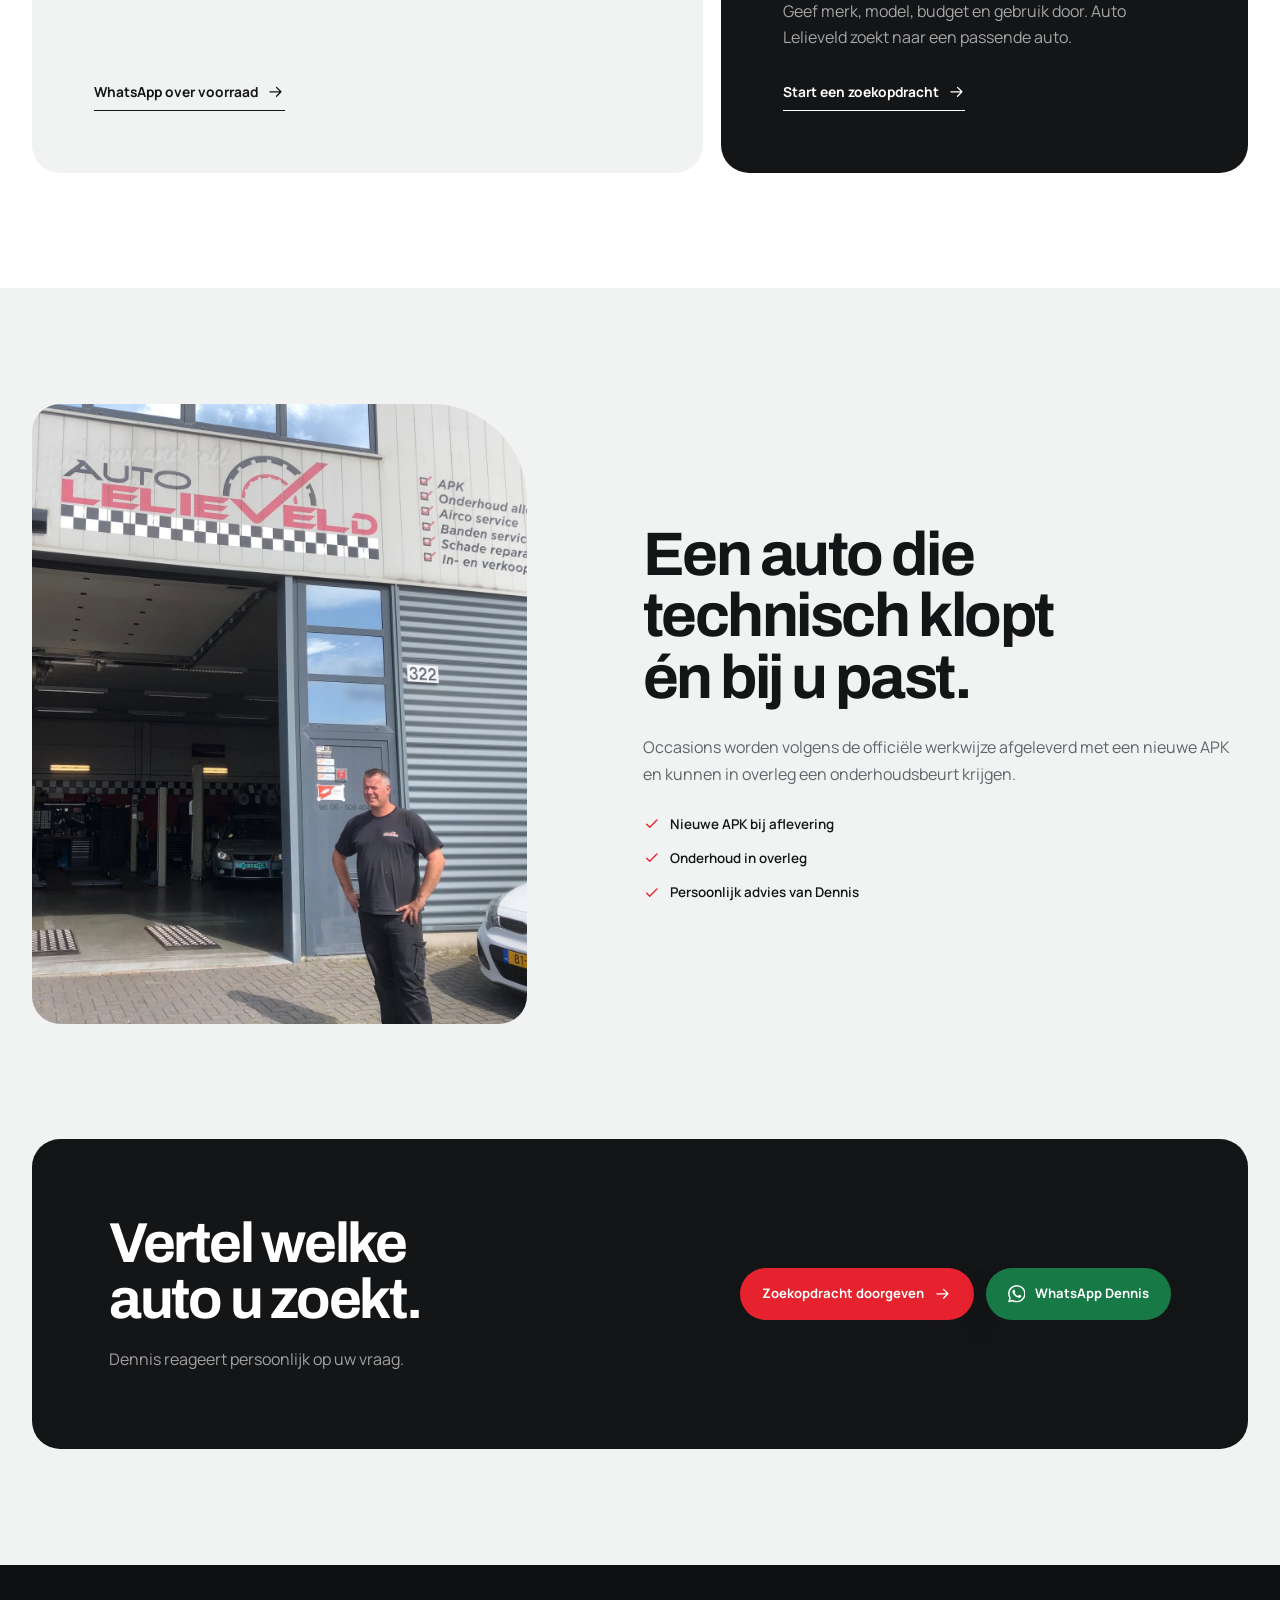
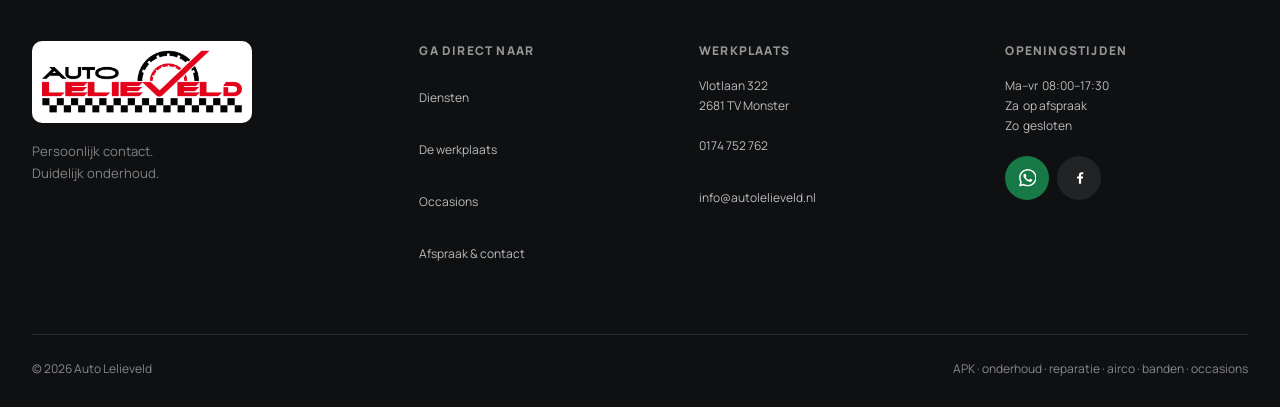
<file: occasions.html>
<!doctype html>
<html lang="nl" data-booking-url="">
  <head>
    <meta charset="UTF-8" /><meta name="viewport" content="width=device-width, initial-scale=1.0, viewport-fit=cover" /><meta name="theme-color" content="#f1f2f2" />
    <meta name="description" content="Vraag Auto Lelieveld naar de actuele occasionvoorraad of geef Dennis een gerichte zoekopdracht voor uw volgende auto." />
    <meta property="og:type" content="website" /><meta property="og:site_name" content="Auto Lelieveld" /><meta property="og:title" content="Occasions | Auto Lelieveld" /><meta property="og:description" content="Actuele voorraad en persoonlijke zoekopdrachten. Neem rechtstreeks contact op met Dennis." /><meta property="og:image" content="https://wdevrim86.github.io/auto-lelieveld/assets/plates/hero-facade.jpg" />
    <title>Occasions | Auto Lelieveld</title><link rel="icon" href="assets/logo-transparent.png" type="image/png" /><link rel="preconnect" href="https://fonts.googleapis.com" /><link rel="preconnect" href="https://fonts.gstatic.com" crossorigin /><link href="https://fonts.googleapis.com/css2?family=Archivo:wght@500;600;700;800&amp;family=Manrope:wght@400;500;600;700&amp;display=swap" rel="stylesheet" /><link rel="stylesheet" href="styles.css" />
  </head>
  <body class="page-cars">
    <svg class="icon-sprite" aria-hidden="true"><symbol id="i-arrow" viewBox="0 0 24 24"><path d="M4 12h15m-6-6 6 6-6 6" /></symbol><symbol id="i-phone" viewBox="0 0 24 24"><path d="M7.2 3.6 4.8 5c-1 .6-1.4 1.8-1 2.8 2.1 5.4 6.3 9.6 11.7 11.7 1 .4 2.2 0 2.8-1l1.5-2.5-4.3-2.1-1.2 1.8a13.1 13.1 0 0 1-6-6l1.7-1.2-2.8-4.9Z" /></symbol><symbol id="i-menu" viewBox="0 0 24 24"><path d="M4 7h16M4 12h16M4 17h16" /></symbol><symbol id="i-close" viewBox="0 0 24 24"><path d="m6 6 12 12M18 6 6 18" /></symbol><symbol id="i-calendar" viewBox="0 0 24 24"><rect x="3.5" y="5.5" width="17" height="15" rx="2" /><path d="M7.5 3v5M16.5 3v5M3.5 10h17" /></symbol><symbol id="i-check" viewBox="0 0 24 24"><path d="m5 12.5 4.2 4.2L19 6.8" /></symbol><symbol id="i-external" viewBox="0 0 24 24"><path d="M5 19 19 5M10 5h9v9" /></symbol><symbol id="i-facebook" viewBox="0 0 24 24"><path d="M13.8 20v-7h2.4l.4-2.8h-2.8V8.4c0-.8.2-1.4 1.4-1.4h1.5V4.5c-.3 0-1.2-.1-2.2-.1-2.2 0-3.7 1.3-3.7 3.8v2.1H8.3V13h2.5v7h3Z" /></symbol><symbol id="i-whatsapp" viewBox="0 0 24 24"><path d="M17.47 14.38c-.3-.15-1.76-.87-2.03-.97-.27-.1-.47-.15-.67.15-.2.3-.77.97-.94 1.16-.17.2-.35.22-.64.08-.3-.15-1.26-.46-2.39-1.48-.88-.79-1.48-1.76-1.65-2.06-.17-.3-.02-.46.13-.61.13-.13.3-.35.45-.52.15-.17.2-.3.3-.5.1-.2.05-.37-.03-.52-.07-.15-.67-1.61-.92-2.21-.24-.58-.49-.5-.67-.51h-.57c-.2 0-.52.07-.79.37-.27.3-1.04 1.02-1.04 2.48s1.07 2.88 1.21 3.07c.15.2 2.1 3.2 5.08 4.49.71.31 1.26.49 1.69.63.71.23 1.36.19 1.87.12.57-.09 1.76-.72 2.01-1.41.25-.69.25-1.29.17-1.41-.07-.12-.27-.2-.57-.35m-5.42 7.4h-.01a9.87 9.87 0 0 1-5.03-1.38l-.36-.21-3.74.98 1-3.65-.24-.37a9.86 9.86 0 0 1-1.51-5.26A9.9 9.9 0 0 1 12.05 2a9.82 9.82 0 0 1 7.02 2.91 9.83 9.83 0 0 1 2.9 7.01c0 5.45-4.44 9.88-9.89 9.88M20.47 3.49A11.82 11.82 0 0 0 12.05 0C5.5 0 .16 5.34.16 11.89c0 2.1.55 4.14 1.59 5.95L.06 24l6.3-1.65a11.88 11.88 0 0 0 5.69 1.45c6.55 0 11.89-5.34 11.89-11.89a11.82 11.82 0 0 0-3.48-8.42Z" /></symbol></svg>
    <a class="skip-link" href="#main">Ga naar de inhoud</a><div class="utility-bar"><div class="shell utility-inner"><p><span data-open-status>Ma–vr 08:00–17:30</span><span aria-hidden="true">•</span>Vlotlaan 322, Monster</p><div><a href="tel:+31174752762">0174 752 762</a><a href="mailto:info@autolelieveld.nl">info@autolelieveld.nl</a></div></div></div>
    <header class="site-header" data-header><div class="shell header-inner"><a class="brand" href="index.html" aria-label="Auto Lelieveld, home"><img src="assets/plates/header-logo-650.png" alt="Auto Lelieveld" width="650" height="217" /></a><button class="menu-toggle" type="button" aria-expanded="false" aria-controls="main-nav" aria-label="Menu openen"><svg class="icon menu-open"><use href="#i-menu"></use></svg><svg class="icon menu-close"><use href="#i-close"></use></svg></button><nav id="main-nav" class="main-nav" aria-label="Hoofdnavigatie"><a href="index.html">Home</a><a href="diensten.html">Diensten</a><a href="over.html">De werkplaats</a><a href="occasions.html" aria-current="page">Occasions</a><a href="afspraak.html">Contact</a><a class="nav-mobile-contact" href="https://www.facebook.com/Autolelieveld" target="_blank" rel="noopener">Facebook <svg class="icon"><use href="#i-external"></use></svg></a></nav><a class="header-cta" href="afspraak.html">Afspraak aanvragen <svg class="icon"><use href="#i-arrow"></use></svg></a></div></header>

    <main id="main">
      <section class="cars-hero" aria-labelledby="cars-title"><div class="shell cars-hero-grid"><div class="cars-hero-copy" data-reveal><h1 id="cars-title">Een goede occasion begint met de juiste vragen.</h1><p>De voorraad staat niet als vaste online lijst gepubliceerd. Vraag Dennis rechtstreeks wat er beschikbaar is of geef een gerichte zoekopdracht door.</p><div class="hero-actions"><a class="button button-whatsapp" href="https://wa.me/31650840498?text=Hallo%20Dennis%2C%20welke%20occasions%20heeft%20u%20momenteel%20beschikbaar%3F" target="_blank" rel="noopener" data-hero-cta><svg class="icon icon-fill"><use href="#i-whatsapp"></use></svg> Vraag actuele voorraad</a><a class="text-link" href="afspraak.html?service=Occasion%20of%20zoekopdracht">Geef een zoekopdracht <svg class="icon"><use href="#i-arrow"></use></svg></a></div></div><figure class="cars-hero-image" data-reveal><img src="assets/plates/hero-facade.jpg" alt="Auto Lelieveld in Monster met auto's bij de werkplaats" width="2170" height="725" fetchpriority="high" /><figcaption><strong>Geen verouderde voorraadpagina</strong><span>Vraag Dennis wat er nu beschikbaar is.</span></figcaption></figure></div></section>

      <section class="car-paths section-space" aria-labelledby="paths-title"><div class="shell section-heading" data-reveal><h2 id="paths-title">Twee manieren om uw volgende auto te vinden.</h2><p>Persoonlijk contact voorkomt dat u tijd verliest aan aanbod dat al weg is of niet bij u past.</p></div><div class="shell car-path-grid"><article data-reveal><span class="path-icon">Nu</span><h3>Vraag naar de actuele voorraad</h3><p>Dennis vertelt welke occasions beschikbaar zijn en welke auto aansluit op uw wensen.</p><a class="text-link" href="https://wa.me/31650840498?text=Hallo%20Dennis%2C%20welke%20occasions%20heeft%20u%20momenteel%20beschikbaar%3F" target="_blank" rel="noopener">WhatsApp over voorraad <svg class="icon"><use href="#i-arrow"></use></svg></a></article><article data-reveal><span class="path-icon">Zoek</span><h3>Laat gericht zoeken</h3><p>Geef merk, model, budget en gebruik door. Auto Lelieveld zoekt naar een passende auto.</p><a class="text-link" href="afspraak.html?service=Occasion%20of%20zoekopdracht#formulier">Start een zoekopdracht <svg class="icon"><use href="#i-arrow"></use></svg></a></article></div></section>

      <section class="cars-promise section-space" aria-labelledby="cars-promise-title"><div class="shell cars-promise-grid"><figure data-reveal><img src="assets/dennis-verified-2019.jpg" alt="Dennis Lelieveld bij de werkplaats en occasions" width="2016" height="1512" loading="lazy" /></figure><div class="cars-promise-copy" data-reveal><h2 id="cars-promise-title">Een auto die technisch klopt én bij u past.</h2><p>Occasions worden volgens de officiële werkwijze afgeleverd met een nieuwe APK en kunnen in overleg een onderhoudsbeurt krijgen.</p><ul class="check-list"><li><svg class="icon"><use href="#i-check"></use></svg>Nieuwe APK bij aflevering</li><li><svg class="icon"><use href="#i-check"></use></svg>Onderhoud in overleg</li><li><svg class="icon"><use href="#i-check"></use></svg>Persoonlijk advies van Dennis</li></ul></div></div></section>

      <section class="closing-section section-space" aria-labelledby="closing-title"><div class="shell closing-card" data-reveal><div><h2 id="closing-title">Vertel welke auto u zoekt.</h2><p>Dennis reageert persoonlijk op uw vraag.</p></div><div class="closing-actions"><a class="button button-primary" href="afspraak.html?service=Occasion%20of%20zoekopdracht">Zoekopdracht doorgeven <svg class="icon"><use href="#i-arrow"></use></svg></a><a class="button button-whatsapp" href="https://wa.me/31650840498?text=Hallo%20Dennis%2C%20ik%20zoek%20een%20occasion." target="_blank" rel="noopener"><svg class="icon icon-fill"><use href="#i-whatsapp"></use></svg> WhatsApp Dennis</a></div></div></section>
    </main>

    <footer class="site-footer"><div class="shell footer-main"><div class="footer-brand-wrap"><a class="footer-brand" href="index.html"><img src="assets/plates/header-logo-650.png" alt="Auto Lelieveld" width="650" height="217" /></a><p>Persoonlijk contact.<br />Duidelijk onderhoud.</p></div><div class="footer-nav"><span>Ga direct naar</span><a href="diensten.html">Diensten</a><a href="over.html">De werkplaats</a><a href="occasions.html">Occasions</a><a href="afspraak.html">Afspraak &amp; contact</a></div><div class="footer-contact"><span>Werkplaats</span><p>Vlotlaan 322<br />2681 TV Monster</p><a href="tel:+31174752762">0174 752 762</a><a href="mailto:info@autolelieveld.nl">info@autolelieveld.nl</a></div><div class="footer-hours"><span>Openingstijden</span><p>Ma–vr&nbsp; 08:00–17:30<br />Za&nbsp; op afspraak<br />Zo&nbsp; gesloten</p><div class="footer-socials"><a href="https://wa.me/31650840498" target="_blank" rel="noopener" aria-label="WhatsApp"><svg class="icon icon-fill"><use href="#i-whatsapp"></use></svg></a><a href="https://www.facebook.com/Autolelieveld" target="_blank" rel="noopener" aria-label="Facebook"><svg class="icon icon-fill"><use href="#i-facebook"></use></svg></a></div></div></div><div class="shell footer-bottom"><p>© <span data-year>2026</span> Auto Lelieveld</p><p>APK · onderhoud · reparatie · airco · banden · occasions</p></div></footer>
    <a class="whatsapp-float" href="https://wa.me/31650840498?text=Hallo%20Dennis%2C%20ik%20heb%20een%20vraag%20over%20mijn%20auto." target="_blank" rel="noopener"><span class="whatsapp-icon"><svg class="icon icon-fill"><use href="#i-whatsapp"></use></svg></span><span>WhatsApp Dennis</span></a><nav class="mobile-action-bar" aria-label="Snel contact" data-mobile-actions><a href="tel:+31174752762"><svg class="icon"><use href="#i-phone"></use></svg><span>Bellen</span></a><a class="mobile-whatsapp" href="https://wa.me/31650840498?text=Hallo%20Dennis%2C%20ik%20heb%20een%20vraag%20over%20mijn%20auto." target="_blank" rel="noopener"><span class="mobile-whatsapp-icon"><svg class="icon icon-fill"><use href="#i-whatsapp"></use></svg></span><span>WhatsApp</span></a><a href="afspraak.html"><svg class="icon"><use href="#i-calendar"></use></svg><span>Afspraak</span></a></nav><script src="script.js"></script>
  </body>
</html>
</file>
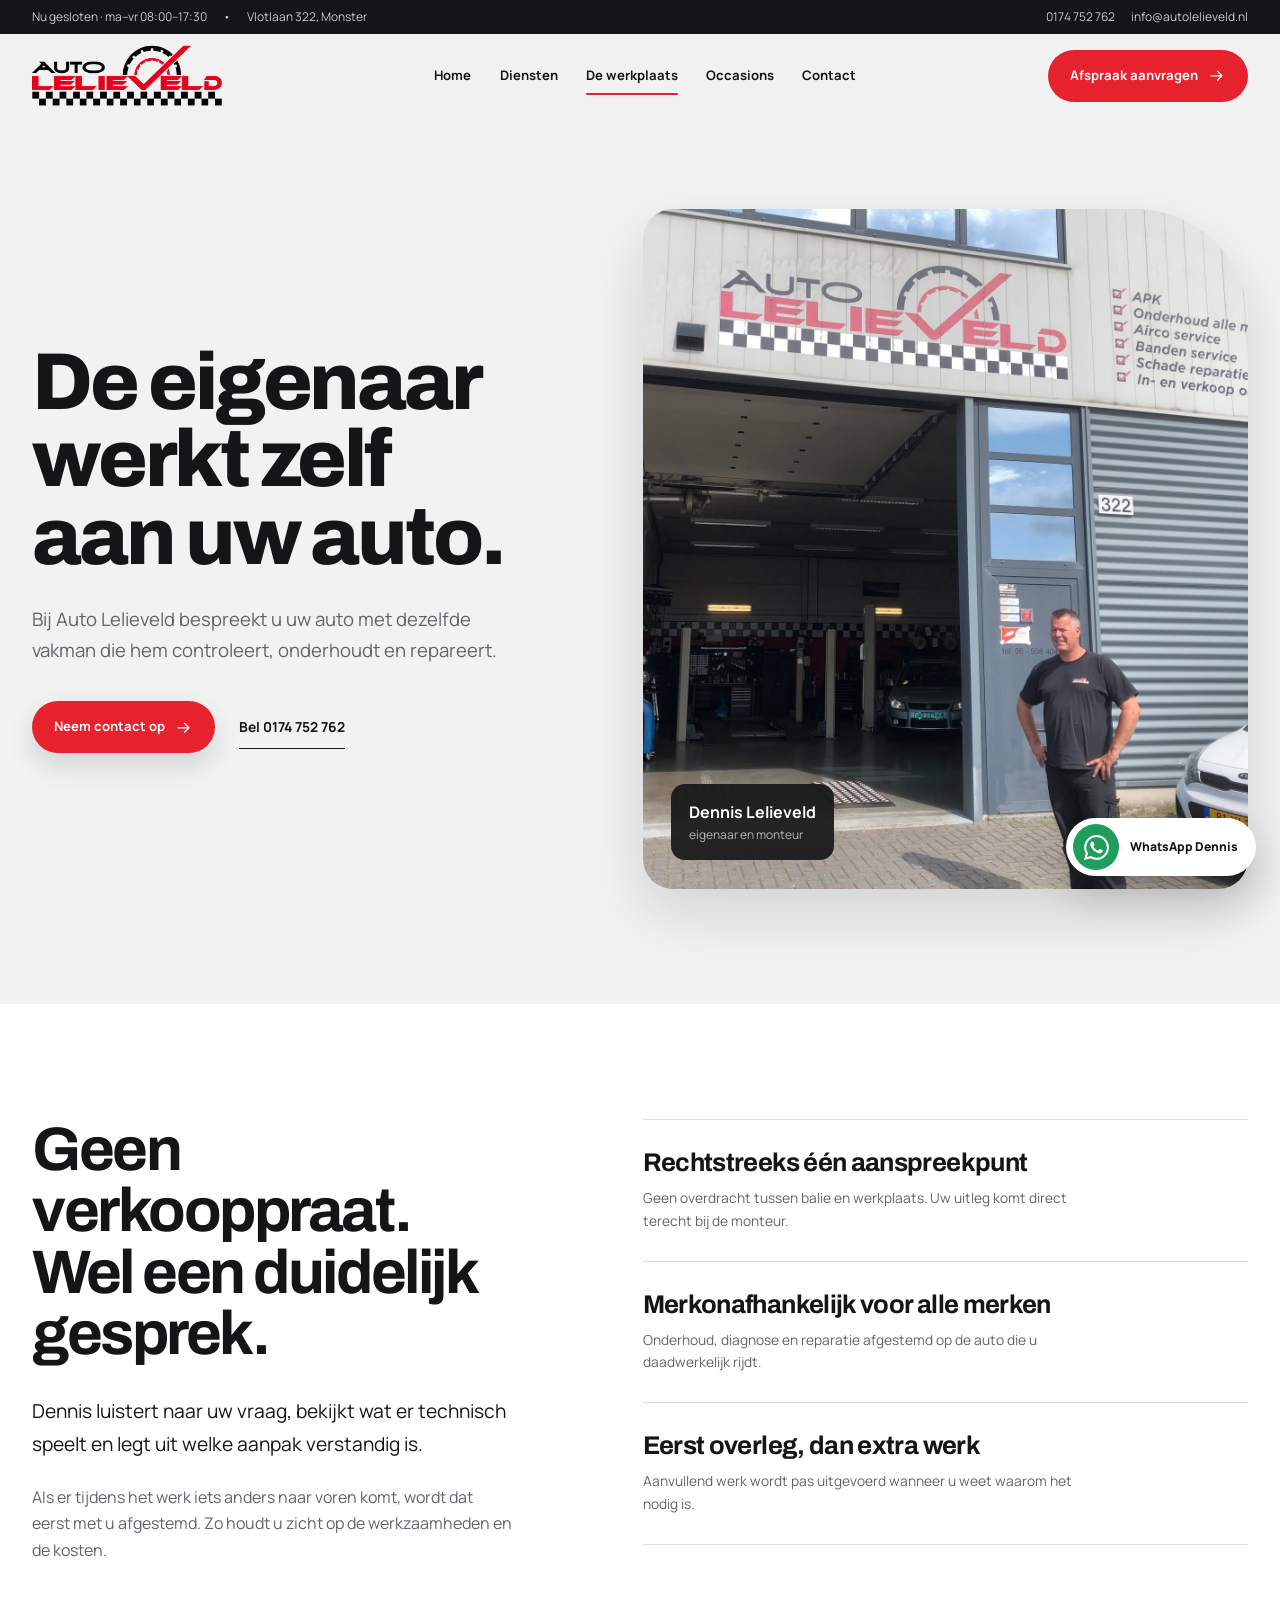
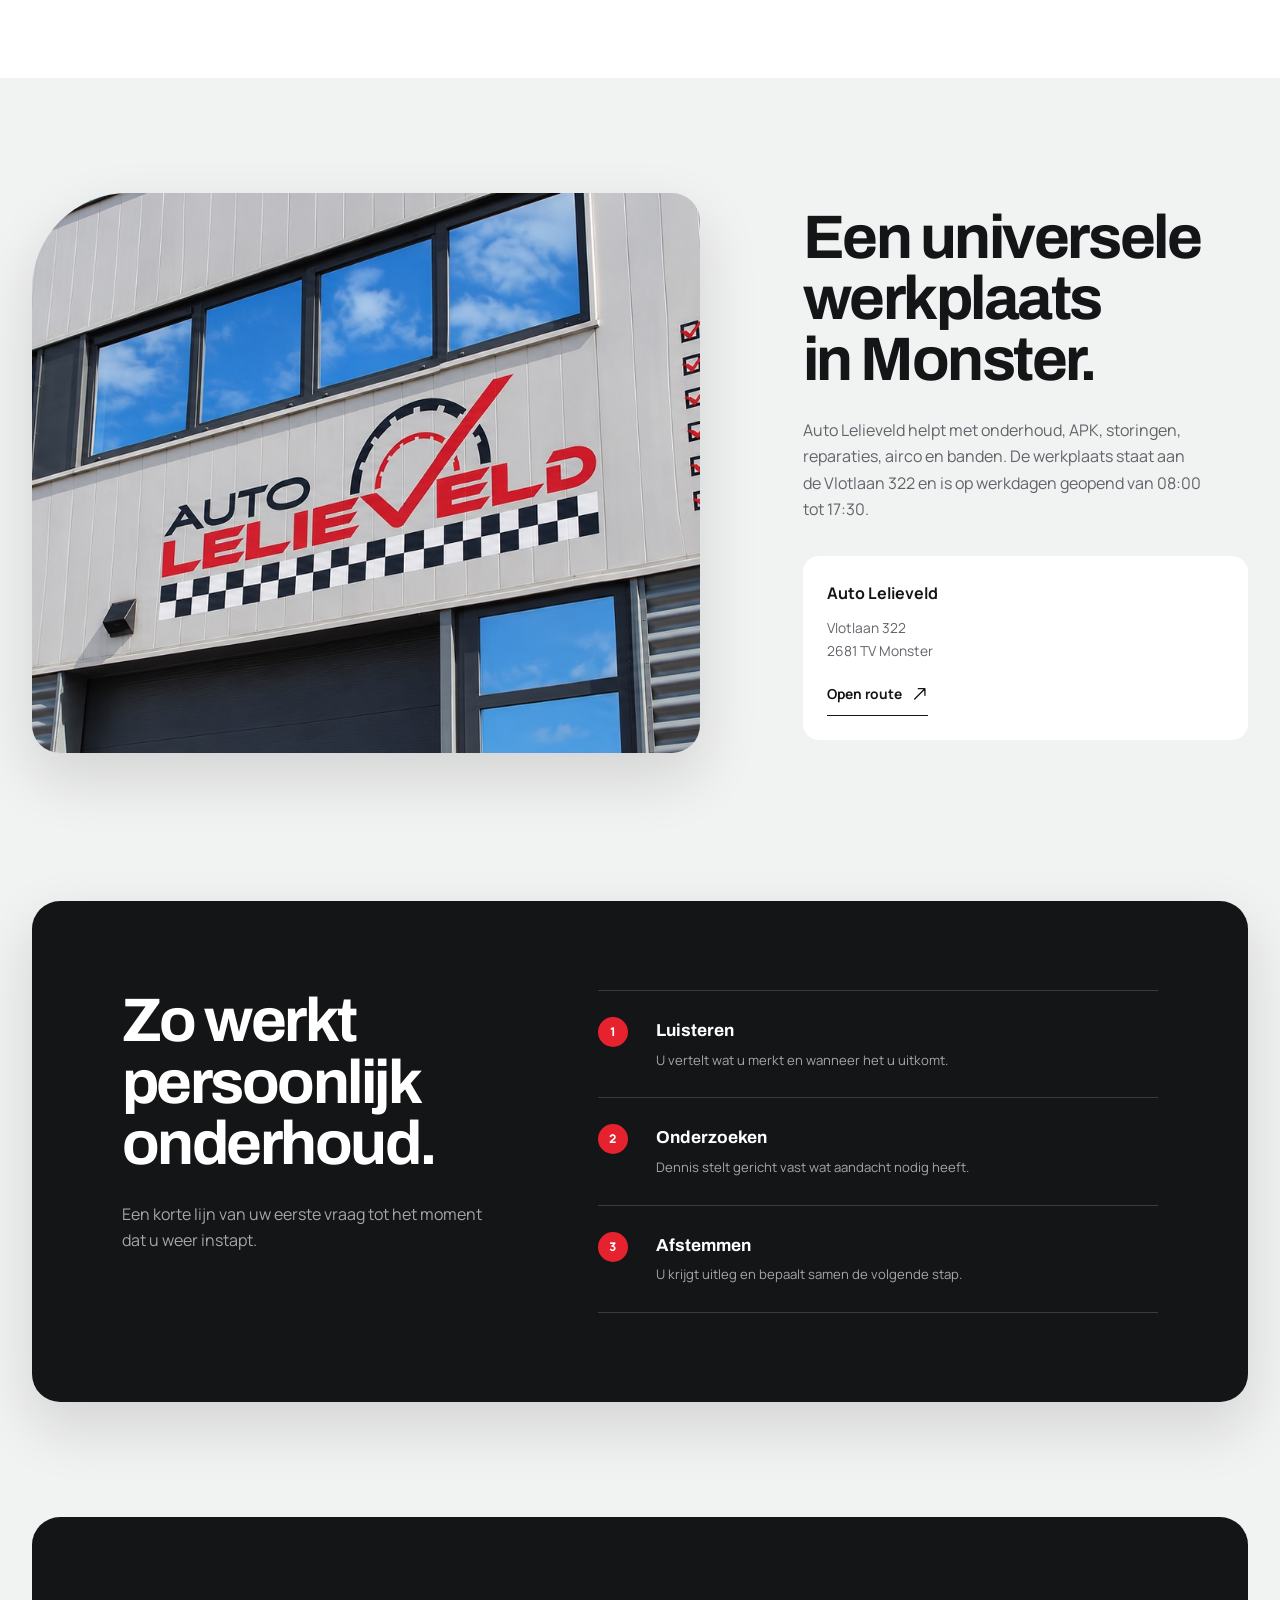
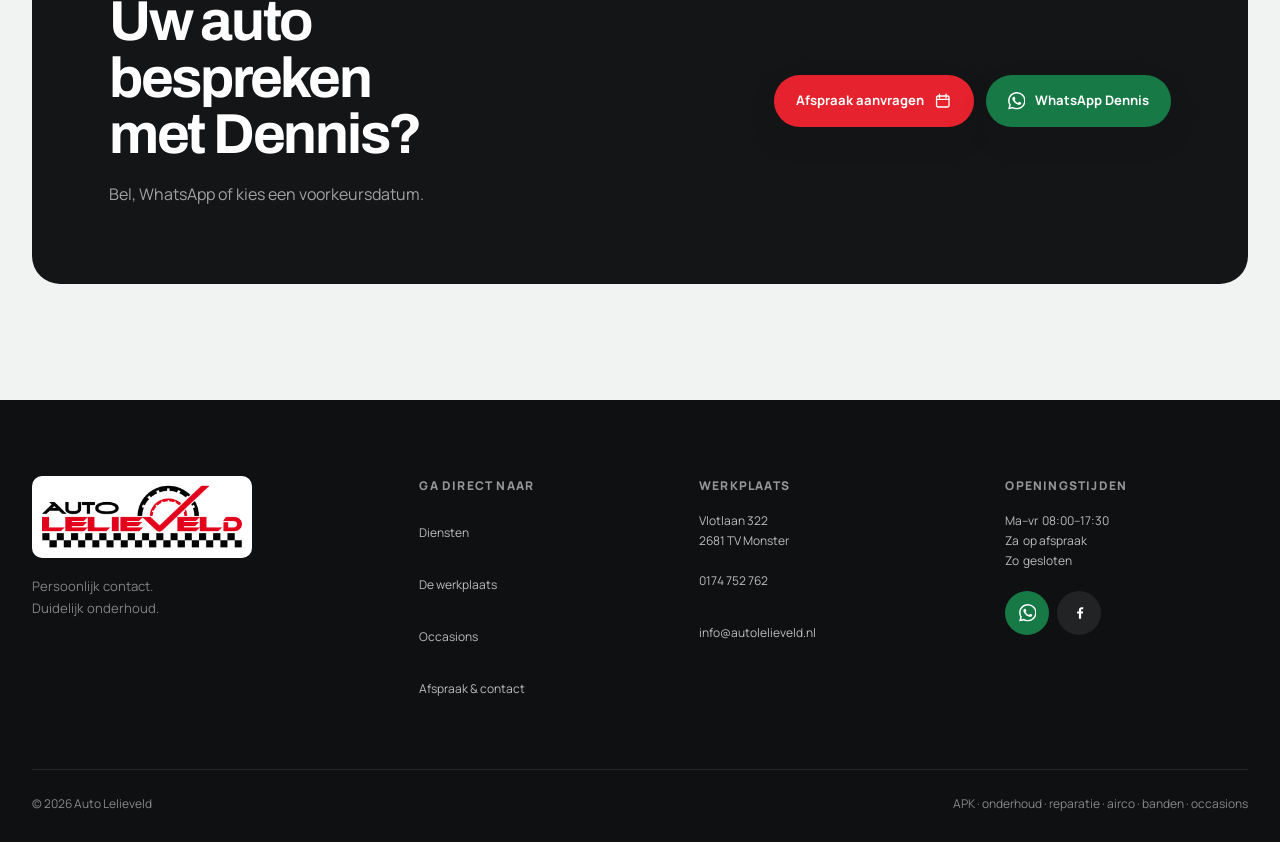
<file: over.html>
<!doctype html>
<html lang="nl" data-booking-url="">
  <head>
    <meta charset="UTF-8" /><meta name="viewport" content="width=device-width, initial-scale=1.0, viewport-fit=cover" /><meta name="theme-color" content="#f1f2f2" />
    <meta name="description" content="Maak kennis met Dennis Lelieveld en de persoonlijke werkwijze van Auto Lelieveld in Monster." />
    <meta property="og:type" content="website" /><meta property="og:site_name" content="Auto Lelieveld" /><meta property="og:title" content="De werkplaats | Auto Lelieveld" /><meta property="og:description" content="U bespreekt uw auto rechtstreeks met Dennis, eigenaar én monteur." /><meta property="og:image" content="https://wdevrim86.github.io/auto-lelieveld/assets/dennis-verified-2019.jpg" />
    <title>De werkplaats | Auto Lelieveld</title><link rel="icon" href="assets/logo-transparent.png" type="image/png" /><link rel="preconnect" href="https://fonts.googleapis.com" /><link rel="preconnect" href="https://fonts.gstatic.com" crossorigin /><link href="https://fonts.googleapis.com/css2?family=Archivo:wght@500;600;700;800&amp;family=Manrope:wght@400;500;600;700&amp;display=swap" rel="stylesheet" /><link rel="stylesheet" href="styles.css" />
  </head>
  <body class="page-about">
    <svg class="icon-sprite" aria-hidden="true"><symbol id="i-arrow" viewBox="0 0 24 24"><path d="M4 12h15m-6-6 6 6-6 6" /></symbol><symbol id="i-phone" viewBox="0 0 24 24"><path d="M7.2 3.6 4.8 5c-1 .6-1.4 1.8-1 2.8 2.1 5.4 6.3 9.6 11.7 11.7 1 .4 2.2 0 2.8-1l1.5-2.5-4.3-2.1-1.2 1.8a13.1 13.1 0 0 1-6-6l1.7-1.2-2.8-4.9Z" /></symbol><symbol id="i-menu" viewBox="0 0 24 24"><path d="M4 7h16M4 12h16M4 17h16" /></symbol><symbol id="i-close" viewBox="0 0 24 24"><path d="m6 6 12 12M18 6 6 18" /></symbol><symbol id="i-calendar" viewBox="0 0 24 24"><rect x="3.5" y="5.5" width="17" height="15" rx="2" /><path d="M7.5 3v5M16.5 3v5M3.5 10h17" /></symbol><symbol id="i-check" viewBox="0 0 24 24"><path d="m5 12.5 4.2 4.2L19 6.8" /></symbol><symbol id="i-external" viewBox="0 0 24 24"><path d="M5 19 19 5M10 5h9v9" /></symbol><symbol id="i-facebook" viewBox="0 0 24 24"><path d="M13.8 20v-7h2.4l.4-2.8h-2.8V8.4c0-.8.2-1.4 1.4-1.4h1.5V4.5c-.3 0-1.2-.1-2.2-.1-2.2 0-3.7 1.3-3.7 3.8v2.1H8.3V13h2.5v7h3Z" /></symbol><symbol id="i-whatsapp" viewBox="0 0 24 24"><path d="M17.47 14.38c-.3-.15-1.76-.87-2.03-.97-.27-.1-.47-.15-.67.15-.2.3-.77.97-.94 1.16-.17.2-.35.22-.64.08-.3-.15-1.26-.46-2.39-1.48-.88-.79-1.48-1.76-1.65-2.06-.17-.3-.02-.46.13-.61.13-.13.3-.35.45-.52.15-.17.2-.3.3-.5.1-.2.05-.37-.03-.52-.07-.15-.67-1.61-.92-2.21-.24-.58-.49-.5-.67-.51h-.57c-.2 0-.52.07-.79.37-.27.3-1.04 1.02-1.04 2.48s1.07 2.88 1.21 3.07c.15.2 2.1 3.2 5.08 4.49.71.31 1.26.49 1.69.63.71.23 1.36.19 1.87.12.57-.09 1.76-.72 2.01-1.41.25-.69.25-1.29.17-1.41-.07-.12-.27-.2-.57-.35m-5.42 7.4h-.01a9.87 9.87 0 0 1-5.03-1.38l-.36-.21-3.74.98 1-3.65-.24-.37a9.86 9.86 0 0 1-1.51-5.26A9.9 9.9 0 0 1 12.05 2a9.82 9.82 0 0 1 7.02 2.91 9.83 9.83 0 0 1 2.9 7.01c0 5.45-4.44 9.88-9.89 9.88M20.47 3.49A11.82 11.82 0 0 0 12.05 0C5.5 0 .16 5.34.16 11.89c0 2.1.55 4.14 1.59 5.95L.06 24l6.3-1.65a11.88 11.88 0 0 0 5.69 1.45c6.55 0 11.89-5.34 11.89-11.89a11.82 11.82 0 0 0-3.48-8.42Z" /></symbol></svg>
    <a class="skip-link" href="#main">Ga naar de inhoud</a><div class="utility-bar"><div class="shell utility-inner"><p><span data-open-status>Ma–vr 08:00–17:30</span><span aria-hidden="true">•</span>Vlotlaan 322, Monster</p><div><a href="tel:+31174752762">0174 752 762</a><a href="mailto:info@autolelieveld.nl">info@autolelieveld.nl</a></div></div></div>
    <header class="site-header" data-header><div class="shell header-inner"><a class="brand" href="index.html" aria-label="Auto Lelieveld, home"><img src="assets/plates/header-logo-650.png" alt="Auto Lelieveld" width="650" height="217" /></a><button class="menu-toggle" type="button" aria-expanded="false" aria-controls="main-nav" aria-label="Menu openen"><svg class="icon menu-open"><use href="#i-menu"></use></svg><svg class="icon menu-close"><use href="#i-close"></use></svg></button><nav id="main-nav" class="main-nav" aria-label="Hoofdnavigatie"><a href="index.html">Home</a><a href="diensten.html">Diensten</a><a href="over.html" aria-current="page">De werkplaats</a><a href="occasions.html">Occasions</a><a href="afspraak.html">Contact</a><a class="nav-mobile-contact" href="https://www.facebook.com/Autolelieveld" target="_blank" rel="noopener">Facebook <svg class="icon"><use href="#i-external"></use></svg></a></nav><a class="header-cta" href="afspraak.html">Afspraak aanvragen <svg class="icon"><use href="#i-arrow"></use></svg></a></div></header>

    <main id="main">
      <section class="about-hero" aria-labelledby="about-title"><div class="shell about-hero-grid"><div class="about-hero-copy" data-reveal><h1 id="about-title">De eigenaar werkt zelf aan uw auto.</h1><p>Bij Auto Lelieveld bespreekt u uw auto met dezelfde vakman die hem controleert, onderhoudt en repareert.</p><div class="hero-actions"><a class="button button-primary" href="afspraak.html" data-hero-cta>Neem contact op <svg class="icon"><use href="#i-arrow"></use></svg></a><a class="text-link" href="tel:+31174752762">Bel 0174 752 762</a></div></div><figure class="about-portrait" data-reveal><img src="assets/dennis-verified-2019.jpg" alt="Dennis Lelieveld voor de werkplaats van Auto Lelieveld" width="2016" height="1512" fetchpriority="high" /><figcaption><strong>Dennis Lelieveld</strong><span>eigenaar en monteur</span></figcaption></figure></div></section>

      <section class="values-section section-space" aria-labelledby="values-title"><div class="shell values-grid"><div class="values-copy" data-reveal><h2 id="values-title">Geen verkooppraat. Wel een duidelijk gesprek.</h2><p class="lead">Dennis luistert naar uw vraag, bekijkt wat er technisch speelt en legt uit welke aanpak verstandig is.</p><p>Als er tijdens het werk iets anders naar voren komt, wordt dat eerst met u afgestemd. Zo houdt u zicht op de werkzaamheden en de kosten.</p></div><div class="values-list" data-reveal><article><h3>Rechtstreeks één aanspreekpunt</h3><p>Geen overdracht tussen balie en werkplaats. Uw uitleg komt direct terecht bij de monteur.</p></article><article><h3>Merkonafhankelijk voor alle merken</h3><p>Onderhoud, diagnose en reparatie afgestemd op de auto die u daadwerkelijk rijdt.</p></article><article><h3>Eerst overleg, dan extra werk</h3><p>Aanvullend werk wordt pas uitgevoerd wanneer u weet waarom het nodig is.</p></article></div></div></section>

      <section class="workshop-section section-space" aria-labelledby="workshop-title"><div class="shell workshop-grid"><figure class="workshop-image" data-reveal><img src="assets/plates/hero-facade.jpg" alt="De gevel en werkplaats van Auto Lelieveld aan de Vlotlaan" width="2170" height="725" loading="lazy" /></figure><div class="workshop-copy" data-reveal><h2 id="workshop-title">Een universele werkplaats in Monster.</h2><p>Auto Lelieveld helpt met onderhoud, APK, storingen, reparaties, airco en banden. De werkplaats staat aan de Vlotlaan 322 en is op werkdagen geopend van 08:00 tot 17:30.</p><div class="address-card"><strong>Auto Lelieveld</strong><span>Vlotlaan 322<br />2681 TV Monster</span><a class="text-link" href="https://www.google.com/maps/search/?api=1&amp;query=Vlotlaan+322+2681+TV+Monster" target="_blank" rel="noopener">Open route <svg class="icon"><use href="#i-external"></use></svg></a></div></div></div></section>

      <section class="method-section section-space" aria-labelledby="method-title"><div class="shell method-shell"><div class="method-heading" data-reveal><h2 id="method-title">Zo werkt persoonlijk onderhoud.</h2><p>Een korte lijn van uw eerste vraag tot het moment dat u weer instapt.</p></div><ol class="method-steps" data-reveal><li><span>1</span><div><strong>Luisteren</strong><p>U vertelt wat u merkt en wanneer het u uitkomt.</p></div></li><li><span>2</span><div><strong>Onderzoeken</strong><p>Dennis stelt gericht vast wat aandacht nodig heeft.</p></div></li><li><span>3</span><div><strong>Afstemmen</strong><p>U krijgt uitleg en bepaalt samen de volgende stap.</p></div></li></ol></div></section>

      <section class="closing-section section-space" aria-labelledby="closing-title"><div class="shell closing-card" data-reveal><div><h2 id="closing-title">Uw auto bespreken met Dennis?</h2><p>Bel, WhatsApp of kies een voorkeursdatum.</p></div><div class="closing-actions"><a class="button button-primary" href="afspraak.html">Afspraak aanvragen <svg class="icon"><use href="#i-calendar"></use></svg></a><a class="button button-whatsapp" href="https://wa.me/31650840498?text=Hallo%20Dennis%2C%20ik%20heb%20een%20vraag%20over%20mijn%20auto." target="_blank" rel="noopener"><svg class="icon icon-fill"><use href="#i-whatsapp"></use></svg> WhatsApp Dennis</a></div></div></section>
    </main>

    <footer class="site-footer"><div class="shell footer-main"><div class="footer-brand-wrap"><a class="footer-brand" href="index.html"><img src="assets/plates/header-logo-650.png" alt="Auto Lelieveld" width="650" height="217" /></a><p>Persoonlijk contact.<br />Duidelijk onderhoud.</p></div><div class="footer-nav"><span>Ga direct naar</span><a href="diensten.html">Diensten</a><a href="over.html">De werkplaats</a><a href="occasions.html">Occasions</a><a href="afspraak.html">Afspraak &amp; contact</a></div><div class="footer-contact"><span>Werkplaats</span><p>Vlotlaan 322<br />2681 TV Monster</p><a href="tel:+31174752762">0174 752 762</a><a href="mailto:info@autolelieveld.nl">info@autolelieveld.nl</a></div><div class="footer-hours"><span>Openingstijden</span><p>Ma–vr&nbsp; 08:00–17:30<br />Za&nbsp; op afspraak<br />Zo&nbsp; gesloten</p><div class="footer-socials"><a href="https://wa.me/31650840498" target="_blank" rel="noopener" aria-label="WhatsApp"><svg class="icon icon-fill"><use href="#i-whatsapp"></use></svg></a><a href="https://www.facebook.com/Autolelieveld" target="_blank" rel="noopener" aria-label="Facebook"><svg class="icon icon-fill"><use href="#i-facebook"></use></svg></a></div></div></div><div class="shell footer-bottom"><p>© <span data-year>2026</span> Auto Lelieveld</p><p>APK · onderhoud · reparatie · airco · banden · occasions</p></div></footer>
    <a class="whatsapp-float" href="https://wa.me/31650840498?text=Hallo%20Dennis%2C%20ik%20heb%20een%20vraag%20over%20mijn%20auto." target="_blank" rel="noopener"><span class="whatsapp-icon"><svg class="icon icon-fill"><use href="#i-whatsapp"></use></svg></span><span>WhatsApp Dennis</span></a><nav class="mobile-action-bar" aria-label="Snel contact" data-mobile-actions><a href="tel:+31174752762"><svg class="icon"><use href="#i-phone"></use></svg><span>Bellen</span></a><a class="mobile-whatsapp" href="https://wa.me/31650840498?text=Hallo%20Dennis%2C%20ik%20heb%20een%20vraag%20over%20mijn%20auto." target="_blank" rel="noopener"><span class="mobile-whatsapp-icon"><svg class="icon icon-fill"><use href="#i-whatsapp"></use></svg></span><span>WhatsApp</span></a><a href="afspraak.html"><svg class="icon"><use href="#i-calendar"></use></svg><span>Afspraak</span></a></nav><script src="script.js"></script>
  </body>
</html>
</file>
<file: styles.css>
:root {
  --ink: #141517;
  --graphite: #222428;
  --paper: #f1f2f2;
  --paper-deep: #e5e7e7;
  --white: #fff;
  --red: #e5222d;
  --red-dark: #bf1620;
  --green: #1f9d5b;
  --green-dark: #177a46;
  --text-muted: #62646a;
  --line: rgba(20, 21, 23, 0.14);
  --line-dark: rgba(255, 255, 255, 0.16);
  --display: "Archivo", sans-serif;
  --body: "Manrope", sans-serif;
  --shell: min(1240px, calc(100% - 64px));
  --radius-sm: 12px;
  --radius-md: 18px;
  --radius-lg: 28px;
  --shadow: 0 24px 60px rgba(26, 24, 21, 0.14);
  --ease: cubic-bezier(0.2, 0.75, 0.25, 1);
}

* { box-sizing: border-box; }
html { scroll-behavior: smooth; scroll-padding-top: 96px; }
body { margin: 0; background: var(--paper); color: var(--ink); font-family: var(--body); font-size: 16px; line-height: 1.65; -webkit-font-smoothing: antialiased; }
body.menu-open { overflow: hidden; }
::selection { background: var(--red); color: var(--white); }
a { color: inherit; text-decoration: none; }
button, input, select, textarea { color: inherit; font: inherit; }
button, select { cursor: pointer; }
img { display: block; max-width: 100%; }
[hidden] { display: none !important; }
figure, p, h1, h2, h3, ol, ul { margin: 0; }
svg { display: block; }
.icon-sprite { position: absolute; width: 0; height: 0; overflow: hidden; }
.icon { width: 1.1rem; height: 1.1rem; flex: none; fill: none; stroke: currentColor; stroke-width: 1.8; stroke-linecap: round; stroke-linejoin: round; }
.icon-fill { fill: currentColor; stroke: none; }
.shell { width: var(--shell); margin-inline: auto; }
.section-space { padding-block: clamp(88px, 9vw, 148px); }
h1, h2, h3 { font-family: var(--display); text-wrap: balance; }
h1 { max-width: 12ch; font-size: clamp(3.7rem, 6.3vw, 6rem); font-weight: 800; letter-spacing: -0.04em; line-height: 0.96; }
h2 { max-width: 15ch; font-size: clamp(2.65rem, 4.8vw, 4.7rem); font-weight: 700; letter-spacing: -0.04em; line-height: 1; }
h3 { font-size: clamp(1.45rem, 2vw, 2rem); font-weight: 700; letter-spacing: -0.025em; line-height: 1.14; }
p { text-wrap: pretty; }
a:focus-visible, button:focus-visible, input:focus-visible, select:focus-visible, textarea:focus-visible, summary:focus-visible { outline: 3px solid rgba(229, 34, 45, 0.34); outline-offset: 4px; }
.skip-link { position: fixed; z-index: 200; left: 16px; top: 12px; padding: 12px 18px; border-radius: 999px; background: var(--red); color: var(--white); font-weight: 700; transform: translateY(-180%); transition: transform 180ms ease; }
.skip-link:focus { transform: translateY(0); }

/* Header */
.utility-bar { min-height: 34px; display: flex; align-items: center; background: var(--ink); color: rgba(255,255,255,.76); font-size: .75rem; }
.utility-inner { display: flex; align-items: center; justify-content: space-between; gap: 24px; }
.utility-inner p, .utility-inner div { display: flex; align-items: center; gap: 16px; }
.utility-inner a { transition: color 180ms ease; }
.utility-inner a:hover { color: var(--white); }
.site-header { position: sticky; z-index: 80; top: 0; background: rgba(241, 242, 242, 0.93); border-bottom: 1px solid transparent; backdrop-filter: blur(16px); transition: border-color 220ms ease, box-shadow 220ms ease; }
.site-header.is-scrolled { border-color: var(--line); box-shadow: 0 12px 30px rgba(27,25,22,.07); }
.header-inner { min-height: 84px; display: grid; grid-template-columns: 210px 1fr auto; align-items: center; gap: 42px; }
.brand { width: 190px; }
.brand img, .footer-brand img { width: 100%; height: auto; object-fit: contain; }
.main-nav { display: flex; align-items: center; justify-content: center; gap: clamp(20px, 2.2vw, 38px); }
.main-nav > a { position: relative; padding-block: 10px; font-size: .82rem; font-weight: 700; }
.main-nav > a::after { content: ""; position: absolute; left: 0; right: 100%; bottom: 2px; height: 2px; border-radius: 999px; background: var(--red); transition: right 220ms var(--ease); }
.main-nav > a:hover::after, .main-nav > a[aria-current="page"]::after { right: 0; }
.nav-mobile-contact { display: none; }
.header-cta, .button { min-height: 52px; padding: 0 22px; display: inline-flex; align-items: center; justify-content: center; gap: 10px; border: 0; border-radius: 999px; font-size: .82rem; font-weight: 700; line-height: 1.2; transition: transform 180ms var(--ease), background-color 180ms ease, color 180ms ease, box-shadow 180ms ease; }
.header-cta { background: var(--red); color: var(--white); }
.header-cta:hover, .button:hover { transform: translateY(-2px); }
.header-cta:active, .button:active { transform: translateY(0) scale(.985); }
.button-primary { background: var(--red); color: var(--white); box-shadow: 0 12px 28px rgba(20,21,23,.14); }
.button-primary:hover { background: var(--red-dark); }
.button-dark { background: var(--ink); color: var(--white); }
.button-dark:hover { background: var(--graphite); }
.button-whatsapp { background: var(--green-dark); color: var(--white); box-shadow: 0 12px 28px rgba(20,21,23,.14); }
.button-whatsapp:hover { background: #11643a; }
.text-link { width: fit-content; min-height: 44px; display: inline-flex; align-items: center; gap: 9px; border-bottom: 1px solid currentColor; padding: 8px 0 7px; font-size: .86rem; font-weight: 700; }
.text-link .icon, .service-list .icon { transition: transform 180ms var(--ease); }
.text-link:hover .icon, .service-list a:hover .icon { transform: translateX(4px); }
.menu-toggle { display: none; width: 46px; height: 46px; place-items: center; border: 0; border-radius: 50%; background: var(--white); }
.menu-toggle .icon { width: 23px; height: 23px; }
.menu-close { display: none; }

/* Motion */
.js-ready [data-reveal] { opacity: 0; transform: translateY(22px); transition: opacity 700ms var(--ease), transform 700ms var(--ease); }
.js-ready [data-reveal].is-visible { opacity: 1; transform: translateY(0); }

/* Home hero */
.home-hero { padding: clamp(54px, 6vw, 86px) 0 24px; overflow: hidden; }
.hero-grid { display: grid; grid-template-columns: minmax(0, .82fr) minmax(0, 1.18fr); align-items: center; gap: clamp(46px, 6vw, 96px); }
.hero-copy h1 span { color: var(--red); }
.hero-copy > p { max-width: 58ch; margin-top: 30px; color: var(--text-muted); font-size: clamp(1.05rem, 1.45vw, 1.22rem); line-height: 1.7; }
.hero-actions { margin-top: 36px; display: flex; align-items: center; gap: 24px; flex-wrap: wrap; }
.hero-visual { position: relative; min-height: 560px; overflow: hidden; border-radius: 34px 34px 108px 34px; background: var(--graphite); box-shadow: var(--shadow); }
.hero-visual::after { content: ""; position: absolute; inset: 0; background: linear-gradient(180deg, transparent 55%, rgba(13,14,15,.72)); pointer-events: none; }
.hero-visual > img { width: 100%; height: 100%; position: absolute; inset: 0; object-fit: cover; object-position: 55% center; }
.hero-visual figcaption { position: absolute; z-index: 1; left: 28px; bottom: 26px; display: grid; gap: 2px; color: var(--white); }
.hero-visual figcaption span { color: rgba(255,255,255,.72); font-size: .75rem; font-weight: 600; }
.hero-visual figcaption strong { font-size: 1.08rem; }
.trust-rail { position: relative; z-index: 2; margin-top: -26px; padding: 18px; display: grid; grid-template-columns: repeat(3, 1fr); gap: 6px; border-radius: 22px; background: var(--white); box-shadow: 0 20px 54px rgba(26,24,21,.1); }
.trust-rail > div, .trust-rail > a { min-height: 80px; padding: 16px 20px; display: flex; align-items: center; gap: 14px; border-radius: 15px; transition: background 180ms ease; }
.trust-rail > a:hover { background: var(--paper); }
.trust-mark { width: 34px; height: 34px; display: grid; place-items: center; border-radius: 50%; background: rgba(229,34,45,.09); color: var(--red); }
.trust-rail p { display: grid; gap: 2px; line-height: 1.35; }
.trust-rail strong { font-size: .82rem; }
.trust-rail p span { color: var(--text-muted); font-size: .75rem; }

/* Owner */
.owner-story { background: var(--white); }
.owner-grid { display: grid; grid-template-columns: minmax(0, .9fr) minmax(0, 1.1fr); align-items: center; gap: clamp(68px, 9vw, 138px); }
.owner-photo { position: relative; min-height: 670px; overflow: hidden; border-radius: 28px 104px 28px 28px; background: var(--paper-deep); }
.owner-photo img { width: 100%; height: 100%; position: absolute; inset: 0; object-fit: cover; object-position: 72% center; transition: transform 700ms var(--ease); }
.owner-photo:hover img { transform: scale(1.025); }
.owner-photo figcaption { position: absolute; left: 22px; bottom: 22px; padding: 13px 16px; border-radius: 12px; background: rgba(20,21,23,.88); color: var(--white); font-size: .78rem; font-weight: 700; line-height: 1.35; backdrop-filter: blur(10px); }
.owner-photo figcaption span { color: rgba(255,255,255,.7); font-size: .75rem; font-weight: 500; }
.owner-copy h2 { max-width: 12ch; }
.lead { margin-top: 30px; max-width: 62ch; font-size: clamp(1.08rem, 1.5vw, 1.3rem); line-height: 1.75; }
.owner-principles { margin: 42px 0 36px; border-top: 1px solid var(--line); }
.owner-principles > div { padding: 22px 0; display: grid; grid-template-columns: 140px 1fr; gap: 24px; border-bottom: 1px solid var(--line); }
.owner-principles strong { font-size: .84rem; }
.owner-principles span { color: var(--text-muted); font-size: .86rem; }

/* Service preview */
.section-heading { margin-bottom: 54px; display: flex; align-items: end; justify-content: space-between; gap: 60px; }
.section-heading h2 { max-width: 13ch; }
.section-heading > p { max-width: 50ch; color: var(--text-muted); }
.service-editorial { display: grid; grid-template-columns: minmax(0, 1.18fr) minmax(340px, .82fr); gap: 18px; }
.service-feature { position: relative; min-height: 640px; overflow: hidden; border-radius: var(--radius-lg); color: var(--white); box-shadow: var(--shadow); }
.service-feature::after { content: ""; position: absolute; inset: 0; background: linear-gradient(180deg, rgba(20,21,23,.06) 34%, rgba(20,21,23,.94)); }
.service-feature > img { width: 100%; height: 100%; position: absolute; object-fit: cover; transition: transform 700ms var(--ease); }
.service-feature:hover > img { transform: scale(1.035); }
.service-feature-copy { position: absolute; z-index: 1; left: 34px; right: 34px; bottom: 32px; display: grid; gap: 10px; }
.service-feature-copy strong { max-width: 14ch; font-family: var(--display); font-size: clamp(2rem, 3.3vw, 3.5rem); letter-spacing: -.035em; line-height: 1; }
.service-feature-copy > span { max-width: 52ch; color: rgba(255,255,255,.76); }
.service-feature-copy em { width: fit-content; margin-top: 8px; display: inline-flex; align-items: center; gap: 8px; border-bottom: 1px solid rgba(255,255,255,.6); padding-bottom: 3px; font-size: .8rem; font-style: normal; font-weight: 700; }
.service-list { display: flex; flex-direction: column; gap: 10px; }
.service-list a { min-height: 112px; padding: 20px 22px; display: grid; grid-template-columns: 1fr auto; align-content: center; gap: 4px 16px; border-radius: 16px; background: var(--white); transition: transform 220ms var(--ease), box-shadow 220ms ease; }
.service-list a:hover { transform: translateX(5px); box-shadow: 0 12px 30px rgba(25,23,20,.08); }
.service-list span { font-family: var(--display); font-size: 1.2rem; font-weight: 700; }
.service-list small { color: var(--text-muted); font-size: .75rem; }
.service-list .icon { grid-column: 2; grid-row: 1 / span 2; }

/* Method and proof */
.method-section { padding-top: 32px; }
.method-shell { padding: clamp(54px, 7vw, 92px); display: grid; grid-template-columns: .8fr 1.2fr; gap: clamp(60px, 8vw, 120px); border-radius: var(--radius-lg); background: var(--ink); color: var(--white); box-shadow: var(--shadow); }
.method-heading p { max-width: 42ch; margin-top: 26px; color: rgba(255,255,255,.62); }
.method-steps { list-style: none; padding: 0; border-top: 1px solid var(--line-dark); }
.method-steps li { padding: 26px 0; display: grid; grid-template-columns: 44px 1fr; gap: 14px; border-bottom: 1px solid var(--line-dark); }
.method-steps li > span { width: 30px; height: 30px; display: grid; place-items: center; border-radius: 50%; background: var(--red); font-size: .75rem; font-weight: 800; font-variant-numeric: tabular-nums; }
.method-steps strong { font-family: var(--display); font-size: 1.08rem; }
.method-steps p { margin-top: 4px; color: rgba(255,255,255,.62); font-size: .82rem; }
.proof-section { padding-top: 0; }
.proof-card { padding: clamp(34px, 5vw, 64px); display: grid; grid-template-columns: auto 1fr auto; align-items: center; gap: clamp(32px, 5vw, 72px); border-radius: var(--radius-lg); background: var(--paper-deep); }
.proof-score { display: grid; place-items: center; min-width: 145px; }
.proof-score strong { color: var(--red); font-family: var(--display); font-size: clamp(4.4rem, 7vw, 7rem); font-weight: 800; letter-spacing: -.05em; line-height: .84; font-variant-numeric: tabular-nums; }
.proof-score span { margin-top: 8px; color: var(--text-muted); font-size: .75rem; font-weight: 700; }
.proof-copy h2 { max-width: 15ch; font-size: clamp(2rem, 3.5vw, 3.65rem); }
.proof-copy p { margin-top: 14px; color: var(--text-muted); }
.proof-actions { display: flex; align-items: center; gap: 18px; flex-wrap: wrap; }
.social-link { min-height: 44px; display: inline-flex; align-items: center; gap: 8px; padding-block: 8px; font-size: .8rem; font-weight: 700; }

/* Shared page hero */
.page-hero { padding: clamp(56px, 7vw, 96px) 0 0; }
.page-hero-grid { display: grid; grid-template-columns: .85fr 1.15fr; align-items: center; gap: clamp(58px, 8vw, 110px); }
.page-hero-copy p, .about-hero-copy p, .cars-hero-copy p, .booking-hero-copy > p { max-width: 58ch; margin: 28px 0 34px; color: var(--text-muted); font-size: clamp(1.05rem, 1.45vw, 1.22rem); }
.page-hero-image { height: 510px; overflow: hidden; border-radius: 32px 32px 104px 32px; box-shadow: var(--shadow); }
.page-hero-image img { width: 100%; height: 100%; object-fit: cover; }
.anchor-nav { margin-top: 46px; padding: 14px; display: flex; justify-content: center; gap: 8px; border-radius: 999px; background: var(--white); box-shadow: 0 14px 38px rgba(25,23,20,.08); }
.anchor-nav a { padding: 11px 20px; border-radius: 999px; font-size: .75rem; font-weight: 700; transition: background 180ms ease, color 180ms ease; }
.anchor-nav a:hover { background: var(--ink); color: var(--white); }

/* Services page */
.service-catalog { display: grid; gap: clamp(96px, 11vw, 168px); }
.service-row { width: var(--shell); margin-inline: auto; display: grid; grid-template-columns: minmax(0, 1.08fr) minmax(0, .92fr); align-items: center; gap: clamp(60px, 8vw, 120px); scroll-margin-top: 120px; }
.service-row-reverse figure { order: 2; }
.service-row figure { height: 540px; overflow: hidden; border-radius: 28px 92px 28px 28px; background: var(--paper-deep); }
.service-row-reverse figure { border-radius: 92px 28px 28px 28px; }
.service-row figure img { width: 100%; height: 100%; object-fit: cover; transition: transform 700ms var(--ease); }
.service-row figure:hover img { transform: scale(1.03); }
.service-row-copy h2 { max-width: 13ch; font-size: clamp(2.45rem, 4.1vw, 4.2rem); }
.service-row-copy > p { max-width: 60ch; margin-top: 26px; color: var(--text-muted); }
.service-row-copy .text-link { margin-top: 34px; }
.check-list { margin-top: 26px; padding: 0; display: grid; gap: 12px; list-style: none; }
.check-list li { display: flex; align-items: center; gap: 10px; font-size: .84rem; font-weight: 600; }
.check-list .icon { color: var(--red); }

/* About */
.about-hero { padding: clamp(56px, 7vw, 96px) 0 clamp(82px, 9vw, 130px); }
.about-hero-grid { display: grid; grid-template-columns: .9fr 1.1fr; align-items: center; gap: clamp(60px, 9vw, 132px); }
.about-portrait { position: relative; min-height: 680px; overflow: hidden; border-radius: 30px 112px 30px 30px; box-shadow: var(--shadow); }
.about-portrait img { width: 100%; height: 100%; position: absolute; object-fit: cover; object-position: 72% center; }
.about-portrait figcaption { position: absolute; left: 28px; bottom: 28px; padding: 15px 18px; display: grid; border-radius: 14px; background: rgba(20,21,23,.9); color: var(--white); backdrop-filter: blur(10px); }
.about-portrait figcaption span { color: rgba(255,255,255,.66); font-size: .75rem; }
.values-section { background: var(--white); }
.values-grid { display: grid; grid-template-columns: .9fr 1.1fr; gap: clamp(70px, 9vw, 140px); }
.values-copy > p:not(.lead) { max-width: 62ch; margin-top: 22px; color: var(--text-muted); }
.values-list { border-top: 1px solid var(--line); }
.values-list article { padding: 28px 0; border-bottom: 1px solid var(--line); }
.values-list h3 { margin-top: 0; }
.values-list p { max-width: 56ch; margin-top: 10px; color: var(--text-muted); font-size: .86rem; }
.workshop-grid { display: grid; grid-template-columns: 1.2fr .8fr; align-items: center; gap: clamp(56px, 8vw, 120px); }
.workshop-image { height: 560px; overflow: hidden; border-radius: 96px 28px 28px 28px; box-shadow: var(--shadow); }
.workshop-image img { width: 100%; height: 100%; object-fit: cover; object-position: 56% center; }
.workshop-copy > p { margin-top: 26px; color: var(--text-muted); }
.address-card { margin-top: 34px; padding: 24px; display: grid; gap: 10px; border-radius: 16px; background: var(--white); }
.address-card span { color: var(--text-muted); font-size: .86rem; }

/* Occasions */
.cars-hero { padding: clamp(56px, 7vw, 96px) 0 clamp(82px, 9vw, 130px); }
.cars-hero-grid { display: grid; grid-template-columns: .9fr 1.1fr; align-items: center; gap: clamp(60px, 8vw, 120px); }
.cars-hero-image { position: relative; min-height: 580px; overflow: hidden; border-radius: 34px 34px 112px 34px; box-shadow: var(--shadow); }
.cars-hero-image::after { content: ""; position: absolute; inset: 50% 0 0; background: linear-gradient(transparent, rgba(20,21,23,.84)); }
.cars-hero-image img { width: 100%; height: 100%; position: absolute; object-fit: cover; object-position: 56% center; }
.cars-hero-image figcaption { position: absolute; z-index: 1; left: 28px; right: 28px; bottom: 28px; display: grid; color: var(--white); }
.cars-hero-image figcaption span { color: rgba(255,255,255,.7); font-size: .78rem; }
.car-paths { background: var(--white); }
.car-path-grid { display: grid; grid-template-columns: 1.12fr .88fr; gap: 18px; }
.car-path-grid article { min-height: 380px; padding: clamp(34px, 5vw, 62px); display: flex; flex-direction: column; align-items: flex-start; border-radius: var(--radius-lg); background: var(--paper); }
.car-path-grid article:last-child { margin-top: 52px; background: var(--ink); color: var(--white); }
.path-icon { width: 62px; height: 62px; display: grid; place-items: center; border-radius: 50%; background: var(--red); color: var(--white); font-family: var(--display); font-size: .75rem; font-weight: 800; }
.car-path-grid h3 { max-width: 14ch; margin-top: 44px; font-size: clamp(2rem, 3vw, 3.15rem); }
.car-path-grid p { max-width: 53ch; margin-top: 18px; color: var(--text-muted); }
.car-path-grid article:last-child p { color: rgba(255,255,255,.62); }
.car-path-grid .text-link { margin-top: auto; padding-top: 30px; }
.cars-promise-grid { display: grid; grid-template-columns: .9fr 1.1fr; align-items: center; gap: clamp(64px, 9vw, 136px); }
.cars-promise-grid figure { height: 620px; overflow: hidden; border-radius: 28px 96px 28px 28px; }
.cars-promise-grid figure img { width: 100%; height: 100%; object-fit: cover; object-position: 72% center; }
.cars-promise-copy > p { max-width: 60ch; margin-top: 26px; color: var(--text-muted); }

/* Booking */
.booking-hero { padding: clamp(56px, 7vw, 96px) 0 clamp(72px, 8vw, 110px); }
.booking-hero-grid { display: grid; grid-template-columns: 1.18fr .82fr; align-items: end; gap: clamp(60px, 9vw, 140px); }
.booking-assurance { display: flex; gap: 24px; flex-wrap: wrap; }
.booking-assurance span { display: flex; align-items: center; gap: 8px; color: var(--text-muted); font-size: .78rem; font-weight: 700; }
.booking-assurance .icon { color: var(--red); }
.booking-direct { padding: clamp(30px, 4vw, 48px); display: flex; flex-direction: column; align-items: flex-start; gap: 14px; border-radius: 24px 24px 72px 24px; background: var(--ink); color: var(--white); box-shadow: var(--shadow); }
.booking-direct > span { color: rgba(255,255,255,.68); font-size: .75rem; font-weight: 700; }
.booking-direct .direct-phone { min-height: 44px; display: inline-flex; align-items: center; font-family: var(--display); font-size: clamp(2rem, 4vw, 3.5rem); font-weight: 700; letter-spacing: -.04em; line-height: 1; }
.booking-direct > a:last-child { min-height: 44px; display: inline-flex; align-items: center; color: rgba(255,255,255,.78); font-size: .82rem; }
.booking-section { background: var(--white); scroll-margin-top: 90px; }
.booking-layout { display: grid; grid-template-columns: minmax(0, 1.3fr) minmax(320px, .7fr); gap: 24px; align-items: start; }
.booking-form { padding: clamp(30px, 5vw, 62px); border-radius: var(--radius-lg); background: var(--ink); color: var(--white); }
.form-heading { margin-bottom: 36px; }
.form-heading h2 { font-size: clamp(2.2rem, 3.8vw, 3.6rem); }
.form-heading p { margin-top: 12px; color: rgba(255,255,255,.62); font-size: .78rem; }
.booking-form label { display: grid; gap: 8px; margin-bottom: 18px; }
.booking-form label > span, .form-schedule legend { color: rgba(255,255,255,.78); font-size: .75rem; font-weight: 700; }
.booking-form input, .booking-form select, .booking-form textarea { width: 100%; border: 1px solid rgba(255,255,255,.18); border-radius: 12px; background: #202226; color: var(--white); transition: border-color 180ms ease, background 180ms ease; }
.booking-form input, .booking-form select { min-height: 54px; padding: 0 15px; }
.booking-form textarea { min-height: 132px; resize: vertical; padding: 15px; }
.booking-form input::placeholder, .booking-form textarea::placeholder { color: rgba(255,255,255,.38); }
.booking-form input:focus, .booking-form select:focus, .booking-form textarea:focus { border-color: rgba(255,255,255,.52); background: #27292d; outline: none; }
.booking-form [aria-invalid="true"] { border-color: #ff7179; }
.form-row { display: grid; grid-template-columns: 1fr 1fr; gap: 16px; }
.field-error { min-height: 1em; color: #ff9ba1; font-size: .75rem; }
.form-schedule { margin: 8px 0 20px; padding: 20px; border: 1px solid rgba(255,255,255,.16); border-radius: 16px; }
.form-schedule legend { padding-inline: 8px; }
.form-schedule label { margin-bottom: 0; }
.form-schedule > p { color: rgba(255,255,255,.58); font-size: .75rem; }
.booking-live-link { margin-bottom: 10px; display: inline-flex; align-items: center; gap: 8px; border-bottom: 1px solid currentColor; color: var(--white); font-size: .75rem; font-weight: 700; }
.form-extras { margin: 6px 0 24px; border-block: 1px solid rgba(255,255,255,.16); }
.form-extras summary { min-height: 68px; display: flex; align-items: center; justify-content: space-between; gap: 20px; list-style: none; cursor: pointer; }
.form-extras summary::-webkit-details-marker { display: none; }
.form-extras summary > span { display: grid; }
.form-extras summary strong { font-size: .84rem; }
.form-extras summary small { color: rgba(255,255,255,.58); font-size: .75rem; }
.form-extras summary .icon { transition: transform 220ms var(--ease); }
.form-extras[open] summary .icon { transform: rotate(90deg); }
.form-extras-content { padding-top: 18px; }
.form-submit { display: flex; align-items: center; gap: 18px; }
.form-submit p { max-width: 32ch; color: rgba(255,255,255,.68); font-size: .75rem; }
.form-fallback { margin-top: 18px; display: flex; align-items: center; gap: 4px 8px; flex-wrap: wrap; color: rgba(255,255,255,.68); font-size: .75rem; }
.form-fallback button, .form-fallback a { min-height: 44px; padding: 8px 6px; display: inline-flex; align-items: center; border: 0; border-bottom: 1px solid currentColor; background: transparent; color: rgba(255,255,255,.88); }
.form-message { min-height: 24px; margin-top: 16px; color: #ffb1b6; font-size: .75rem; }
.contact-card { overflow: hidden; border-radius: var(--radius-lg); background: var(--paper); box-shadow: inset 0 0 0 1px var(--line); }
.contact-card-block { padding: 28px; display: grid; gap: 10px; border-bottom: 1px solid var(--line); }
.contact-card-block:last-child { border-bottom: 0; }
.contact-card-block > span { color: var(--text-muted); font-size: .75rem; font-weight: 800; letter-spacing: .08em; text-transform: uppercase; }
.contact-card-block > a { min-height: 44px; display: inline-flex; align-items: center; }
.contact-card-block a, .contact-card-block strong { font-size: .9rem; }
.contact-card-primary a { color: var(--red); font-family: var(--display); font-size: clamp(1.65rem, 3vw, 2.35rem); font-weight: 700; letter-spacing: -.035em; line-height: 1.08; }
.contact-social { margin-top: 8px; display: grid; grid-template-columns: 1fr 1fr; gap: 8px; }
.contact-social a { min-height: 46px; display: flex; align-items: center; justify-content: center; gap: 8px; border: 1px solid var(--line); border-radius: 999px; font-size: .75rem; font-weight: 700; }
.contact-social .contact-whatsapp { border-color: rgba(31,157,91,.34); color: var(--green-dark); }

/* Closing and footer */
.closing-section { padding-top: 0; }
.closing-card { padding: clamp(44px, 6vw, 78px); display: flex; align-items: center; justify-content: space-between; gap: 50px; border-radius: var(--radius-lg); background: var(--ink); color: var(--white); }
.closing-card h2 { max-width: 13ch; font-size: clamp(2.4rem, 4.4vw, 4.5rem); }
.closing-card p { margin-top: 18px; color: rgba(255,255,255,.6); }
.closing-actions { display: flex; align-items: center; justify-content: flex-end; gap: 12px; flex-wrap: wrap; }
.site-footer { padding: 76px 0 28px; background: #0f1012; color: rgba(255,255,255,.72); }
.footer-main { padding-bottom: 58px; display: grid; grid-template-columns: 1.2fr .8fr .9fr .9fr; gap: clamp(36px, 5vw, 74px); }
.footer-brand { width: 220px; display: block; padding: 8px 10px; border-radius: 10px; background: var(--white); }
.footer-brand-wrap > p { margin-top: 18px; color: rgba(255,255,255,.48); font-size: .82rem; }
.footer-nav, .footer-contact, .footer-hours { display: flex; flex-direction: column; align-items: flex-start; gap: 8px; font-size: .75rem; }
.footer-nav > span, .footer-contact > span, .footer-hours > span { margin-bottom: 8px; color: rgba(255,255,255,.56); font-size: .75rem; font-weight: 800; letter-spacing: .1em; text-transform: uppercase; }
.footer-nav a, .footer-contact a { min-height: 44px; display: inline-flex; align-items: center; transition: color 180ms ease; }
.footer-nav a:hover, .footer-contact a:hover { color: var(--white); }
.footer-socials { margin-top: 12px; display: flex; gap: 8px; }
.footer-socials a { width: 44px; height: 44px; display: grid; place-items: center; border-radius: 50%; background: rgba(255,255,255,.08); color: var(--white); transition: background 180ms ease, transform 180ms var(--ease); }
.footer-socials a:first-child { background: var(--green-dark); }
.footer-socials a:hover { transform: translateY(-2px); }
.footer-bottom { padding-top: 24px; display: flex; justify-content: space-between; gap: 24px; border-top: 1px solid rgba(255,255,255,.1); color: rgba(255,255,255,.5); font-size: .75rem; }

/* Floating actions */
.whatsapp-float { position: fixed; z-index: 70; right: 24px; bottom: 24px; min-height: 58px; padding: 6px 18px 6px 7px; display: inline-flex; align-items: center; gap: 11px; border-radius: 999px; background: var(--white); color: var(--ink); box-shadow: 0 18px 42px rgba(20,21,23,.2); font-size: .76rem; font-weight: 800; transition: transform 220ms var(--ease), box-shadow 220ms ease; }
.whatsapp-float:hover { transform: translateY(-3px); box-shadow: 0 24px 52px rgba(20,21,23,.25); }
.whatsapp-icon { width: 46px; height: 46px; display: grid; place-items: center; border-radius: 50%; background: var(--green); color: var(--white); }
.whatsapp-icon .icon { width: 25px; height: 25px; }
.mobile-action-bar { display: none; }

/* 404 */
.error-page { min-height: 100dvh; display: grid; place-items: center; }
.error-main { width: min(720px, calc(100% - 36px)); padding: clamp(32px, 7vw, 72px); border-radius: var(--radius-lg); background: var(--white); box-shadow: var(--shadow); }
.error-brand { width: 220px; display: block; margin-bottom: clamp(54px, 8vw, 90px); }
.error-brand img { width: 100%; height: auto; }
.error-main > div > strong { color: var(--red); font-family: var(--display); font-size: 1rem; }
.error-main h1 { max-width: 10ch; margin-top: 14px; font-size: clamp(3rem, 8vw, 5rem); }
.error-main p { max-width: 54ch; margin-top: 24px; color: var(--text-muted); }

@media (max-width: 1080px) {
  :root { --shell: min(100% - 44px, 960px); }
  .header-inner { grid-template-columns: 180px 1fr auto; gap: 22px; }
  .brand { width: 170px; }
  .main-nav { gap: 18px; }
  .main-nav > a { font-size: .75rem; }
  .header-cta { padding-inline: 17px; }
  .hero-grid, .page-hero-grid, .about-hero-grid, .cars-hero-grid { gap: 54px; }
  .hero-visual { min-height: 510px; }
  .owner-grid, .values-grid, .workshop-grid, .cars-promise-grid { gap: 70px; }
  .owner-photo, .about-portrait { min-height: 600px; }
  .service-editorial { grid-template-columns: 1.08fr .92fr; }
  .service-feature { min-height: 600px; }
  .service-row { gap: 66px; }
  .service-row figure { min-height: 470px; }
  .footer-main { grid-template-columns: 1.2fr .8fr .9fr; }
  .footer-hours { grid-column: 3; }
}

@media (max-width: 860px) {
  :root { --shell: min(100% - 36px, 720px); }
  html { scroll-padding-top: 82px; }
  .utility-bar { display: none; }
  .header-inner { min-height: 78px; grid-template-columns: 178px 1fr 48px; }
  .brand { width: 174px; }
  .header-cta { justify-self: end; }
  .menu-toggle { display: grid; justify-self: end; }
  .menu-toggle[aria-expanded="true"] .menu-open { display: none; }
  .menu-toggle[aria-expanded="true"] .menu-close { display: block; }
  .main-nav { position: fixed; inset: 78px 0 auto; max-height: calc(100dvh - 78px); overflow: auto; display: flex; flex-direction: column; align-items: stretch; gap: 0; background: var(--paper); border-top: 1px solid var(--line); box-shadow: 0 24px 48px rgba(20,21,23,.16); opacity: 0; visibility: hidden; pointer-events: none; transform: translateY(-10px); transition: opacity 220ms ease, transform 300ms var(--ease), visibility 220ms ease; }
  .main-nav.is-open { opacity: 1; visibility: visible; pointer-events: auto; transform: translateY(0); }
  .main-nav > a { min-height: 60px; padding: 0 22px; display: flex; align-items: center; border-bottom: 1px solid var(--line); font-size: 1rem; }
  .main-nav > a::after { display: none; }
  .main-nav > a[aria-current="page"] { color: var(--red); }
  .nav-mobile-contact { display: flex !important; }
  .hero-grid, .page-hero-grid, .about-hero-grid, .cars-hero-grid, .owner-grid, .values-grid, .workshop-grid, .cars-promise-grid, .booking-hero-grid { grid-template-columns: 1fr; }
  .hero-grid { gap: 48px; }
  .hero-copy { max-width: 650px; }
  .hero-visual { min-height: 500px; }
  .trust-rail { grid-template-columns: 1fr 1fr; }
  .trust-rail > :last-child { grid-column: 1 / -1; }
  .owner-photo { min-height: 620px; }
  .service-editorial { grid-template-columns: 1fr; }
  .service-feature { min-height: 560px; }
  .method-shell { grid-template-columns: 1fr; gap: 48px; }
  .proof-card { grid-template-columns: auto 1fr; }
  .proof-actions { grid-column: 1 / -1; }
  .page-hero-copy, .about-hero-copy, .cars-hero-copy { max-width: 650px; }
  .page-hero-image { height: 500px; }
  .cars-hero-image { min-height: 500px; }
  .anchor-nav { justify-content: flex-start; overflow-x: auto; }
  .anchor-nav a { white-space: nowrap; }
  .service-row, .service-row-reverse { grid-template-columns: 1fr; gap: 42px; }
  .service-row-reverse figure { order: 0; }
  .service-row figure { height: 500px; }
  .about-portrait { min-height: 680px; }
  .values-list { margin-top: 12px; }
  .workshop-image { height: 500px; }
  .car-path-grid { grid-template-columns: 1fr; }
  .car-path-grid article:last-child { margin-top: 0; }
  .cars-promise-grid figure { height: 600px; }
  .booking-direct { max-width: 560px; }
  .booking-layout { grid-template-columns: 1fr; }
  .contact-card { display: grid; grid-template-columns: 1fr 1fr; }
  .contact-card-block { border-right: 1px solid var(--line); }
  .contact-card-block:nth-child(2n) { border-right: 0; }
  .closing-card { align-items: flex-start; flex-direction: column; }
  .closing-actions { justify-content: flex-start; }
  .footer-main { grid-template-columns: 1fr 1fr; }
  .footer-hours { grid-column: auto; }
}

@media (max-width: 620px) {
  :root { --shell: calc(100% - 28px); }
  body { padding-bottom: calc(82px + env(safe-area-inset-bottom)); }
  h1 { font-size: clamp(3.2rem, 15vw, 4.35rem); line-height: .97; }
  h2 { font-size: clamp(2.35rem, 11vw, 3.25rem); line-height: 1.02; }
  .section-space { padding-block: 64px; }
  .header-inner { grid-template-columns: 165px 1fr; }
  .brand { width: 165px; }
  .header-cta { display: none; }
  .home-hero, .page-hero, .about-hero, .cars-hero, .booking-hero { padding-top: 40px; }
  .hero-grid, .page-hero-grid, .about-hero-grid, .cars-hero-grid { gap: 36px; }
  .hero-copy > p, .page-hero-copy p, .about-hero-copy p, .cars-hero-copy p, .booking-hero-copy > p { margin-top: 22px; font-size: 1rem; }
  .hero-actions { margin-top: 28px; gap: 18px; }
  .hero-actions .button { width: 100%; }
  .hero-visual { min-height: 350px; border-radius: 22px 22px 68px 22px; }
  .hero-visual figcaption { left: 20px; bottom: 20px; }
  .trust-rail { width: 100%; margin-top: 18px; padding: 10px; grid-template-columns: 1fr 1fr; border-radius: 18px; }
  .trust-rail > div, .trust-rail > a { min-height: 78px; padding: 12px; gap: 10px; }
  .trust-rail > :last-child { grid-column: 1 / -1; }
  .trust-mark { width: 30px; height: 30px; }
  .trust-rail p span { font-size: .75rem; }
  .owner-story { padding-top: 62px; }
  .owner-grid { gap: 46px; }
  .owner-photo { min-height: 430px; border-radius: 20px 64px 20px 20px; }
  .owner-copy .lead { margin-top: 22px; font-size: 1rem; }
  .owner-principles { margin: 30px 0; }
  .owner-principles > div { grid-template-columns: 1fr; gap: 4px; padding: 18px 0; }
  .section-heading { margin-bottom: 36px; align-items: flex-start; flex-direction: column; gap: 18px; }
  .service-feature { min-height: 430px; border-radius: 20px; }
  .service-feature-copy { left: 22px; right: 22px; bottom: 22px; }
  .service-list a { min-height: 66px; padding: 14px 18px; }
  .service-list small { display: none; }
  .service-list .icon { grid-row: 1; }
  .method-section { padding: 18px 0 64px; }
  .method-shell { width: var(--shell); padding: 46px 22px; border-radius: 20px; }
  .method-steps li { grid-template-columns: 40px 1fr; padding: 22px 0; }
  .proof-section { padding: 0 0 64px; }
  .proof-card { padding: 34px 24px; grid-template-columns: 1fr; gap: 28px; border-radius: 20px; }
  .proof-score { justify-items: start; place-items: start; }
  .proof-copy h2 { font-size: 2.25rem; }
  .proof-actions { grid-column: auto; align-items: flex-start; flex-direction: column; }
  .page-hero-image { height: 350px; border-radius: 22px 22px 68px 22px; }
  .cars-hero-image { min-height: 350px; border-radius: 22px 22px 68px 22px; }
  .anchor-nav { width: 100%; margin-top: 30px; border-radius: 0; box-shadow: none; }
  .service-catalog { gap: 86px; padding-top: 84px; }
  .service-row { gap: 32px; }
  .service-row figure, .service-row-reverse figure { height: 330px; border-radius: 20px 58px 20px 20px; }
  .service-row-copy h2 { font-size: 2.65rem; }
  .service-row-copy > p { margin-top: 20px; }
  .about-hero { padding-bottom: 80px; }
  .about-portrait { min-height: 470px; border-radius: 22px 72px 22px 22px; }
  .about-portrait figcaption { left: 20px; bottom: 20px; }
  .values-grid, .workshop-grid, .cars-promise-grid { gap: 48px; }
  .workshop-image { height: 340px; border-radius: 56px 20px 20px 20px; }
  .cars-hero { padding-bottom: 78px; }
  .cars-hero-image figcaption { left: 20px; right: 20px; bottom: 20px; }
  .car-path-grid article { min-height: 340px; padding: 30px 24px; border-radius: 20px; }
  .car-path-grid h3 { margin-top: 34px; }
  .cars-promise-grid figure { height: 430px; border-radius: 20px 64px 20px 20px; }
  .booking-hero { padding-bottom: 70px; }
  .booking-hero-grid { gap: 38px; }
  .booking-assurance { align-items: flex-start; flex-direction: column; gap: 10px; }
  .booking-direct { padding: 28px 22px; border-radius: 20px 20px 58px 20px; }
  .booking-section { padding-top: 0; }
  .booking-layout { width: 100%; gap: 16px; }
  .booking-form { width: var(--shell); margin-inline: auto; padding: 42px 16px; border-radius: 20px; }
  .form-row { grid-template-columns: 1fr; gap: 0; }
  .form-schedule { padding: 16px; }
  .form-schedule .form-row { gap: 4px; }
  .form-submit { align-items: stretch; flex-direction: column; }
  .form-submit .button { width: 100%; }
  .contact-card { width: var(--shell); margin-inline: auto; grid-template-columns: 1fr; border-radius: 20px; }
  .contact-card-block { border-right: 0; }
  .closing-section { padding-bottom: 64px; }
  .closing-card { width: var(--shell); padding: 42px 22px; border-radius: 20px; }
  .closing-actions { width: 100%; align-items: stretch; flex-direction: column; }
  .closing-actions .button { width: 100%; }
  .site-footer { padding: 48px 0 24px; }
  .footer-main { padding-bottom: 38px; grid-template-columns: 1fr 1fr; gap: 32px 20px; }
  .footer-brand-wrap { grid-column: 1 / -1; }
  .footer-brand { width: 210px; }
  .footer-nav { display: none; }
  .footer-contact, .footer-hours { grid-column: auto; }
  .footer-bottom { align-items: flex-start; flex-direction: column; }
  .footer-bottom p:last-child { display: none; }
  .whatsapp-float { display: none; }
  .mobile-action-bar { position: fixed; z-index: 100; inset: auto 0 0; min-height: 72px; padding: 0 12px env(safe-area-inset-bottom); display: grid; grid-template-columns: repeat(3, 1fr); background: rgba(15,16,18,.98); box-shadow: 0 -14px 38px rgba(20,21,23,.2); opacity: 0; visibility: hidden; pointer-events: none; transform: translateY(110%); transition: opacity 180ms ease, transform 340ms var(--ease), visibility 180ms ease; }
  .mobile-action-bar.is-visible { opacity: 1; visibility: visible; pointer-events: auto; transform: translateY(0); }
  .mobile-action-bar > a { min-height: 72px; display: flex; flex-direction: column; align-items: center; justify-content: center; gap: 5px; color: var(--white); font-size: .75rem; font-weight: 700; }
  .mobile-action-bar > a > .icon { width: 20px; height: 20px; }
  .mobile-action-bar .mobile-whatsapp { position: relative; transform: translateY(-13px); }
  .mobile-whatsapp-icon { width: 58px; height: 58px; display: grid; place-items: center; border: 4px solid var(--white); border-radius: 50%; background: var(--green); box-shadow: 0 12px 26px rgba(15,16,18,.28); }
  .mobile-whatsapp-icon .icon { width: 29px; height: 29px; }
}

@media (prefers-reduced-motion: reduce) {
  html { scroll-behavior: auto; }
  *, *::before, *::after { animation-duration: .01ms !important; animation-iteration-count: 1 !important; transition-duration: .01ms !important; }
  .js-ready [data-reveal] { opacity: 1; transform: none; }
}
</file>
